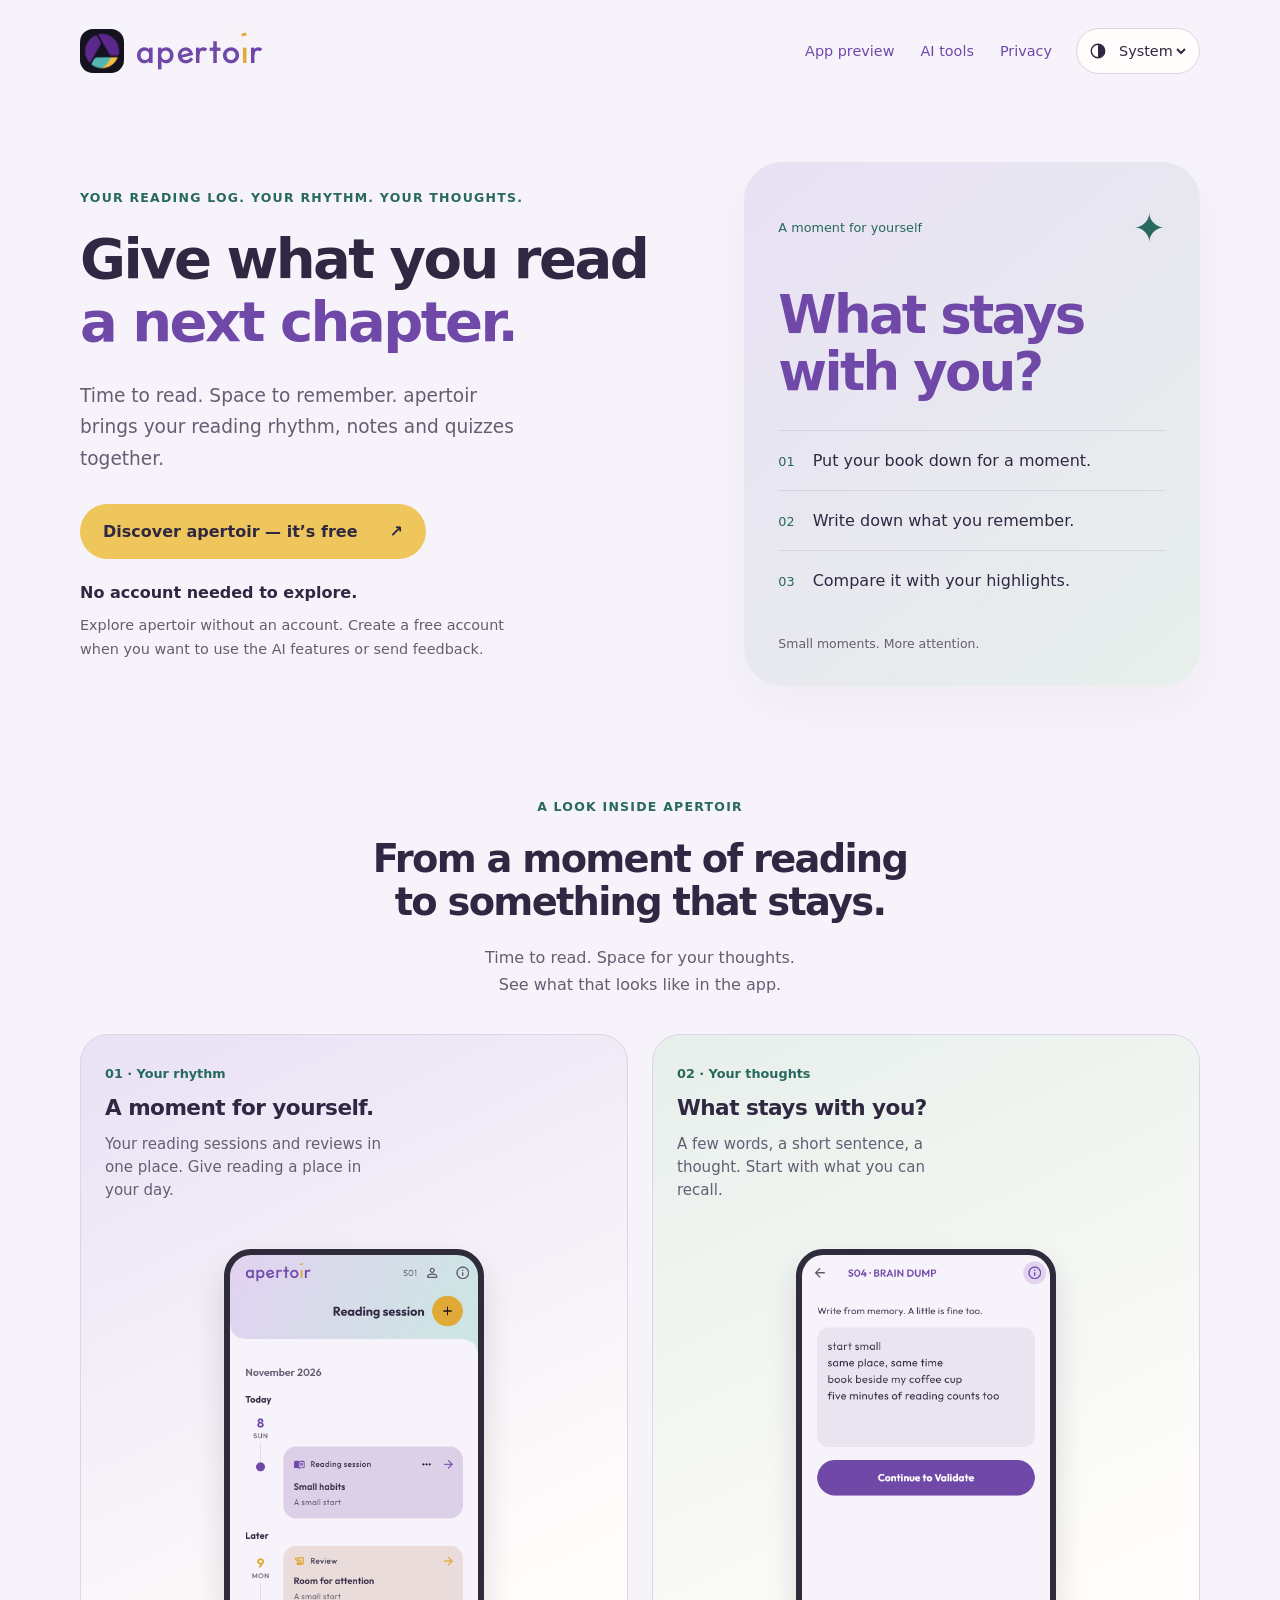
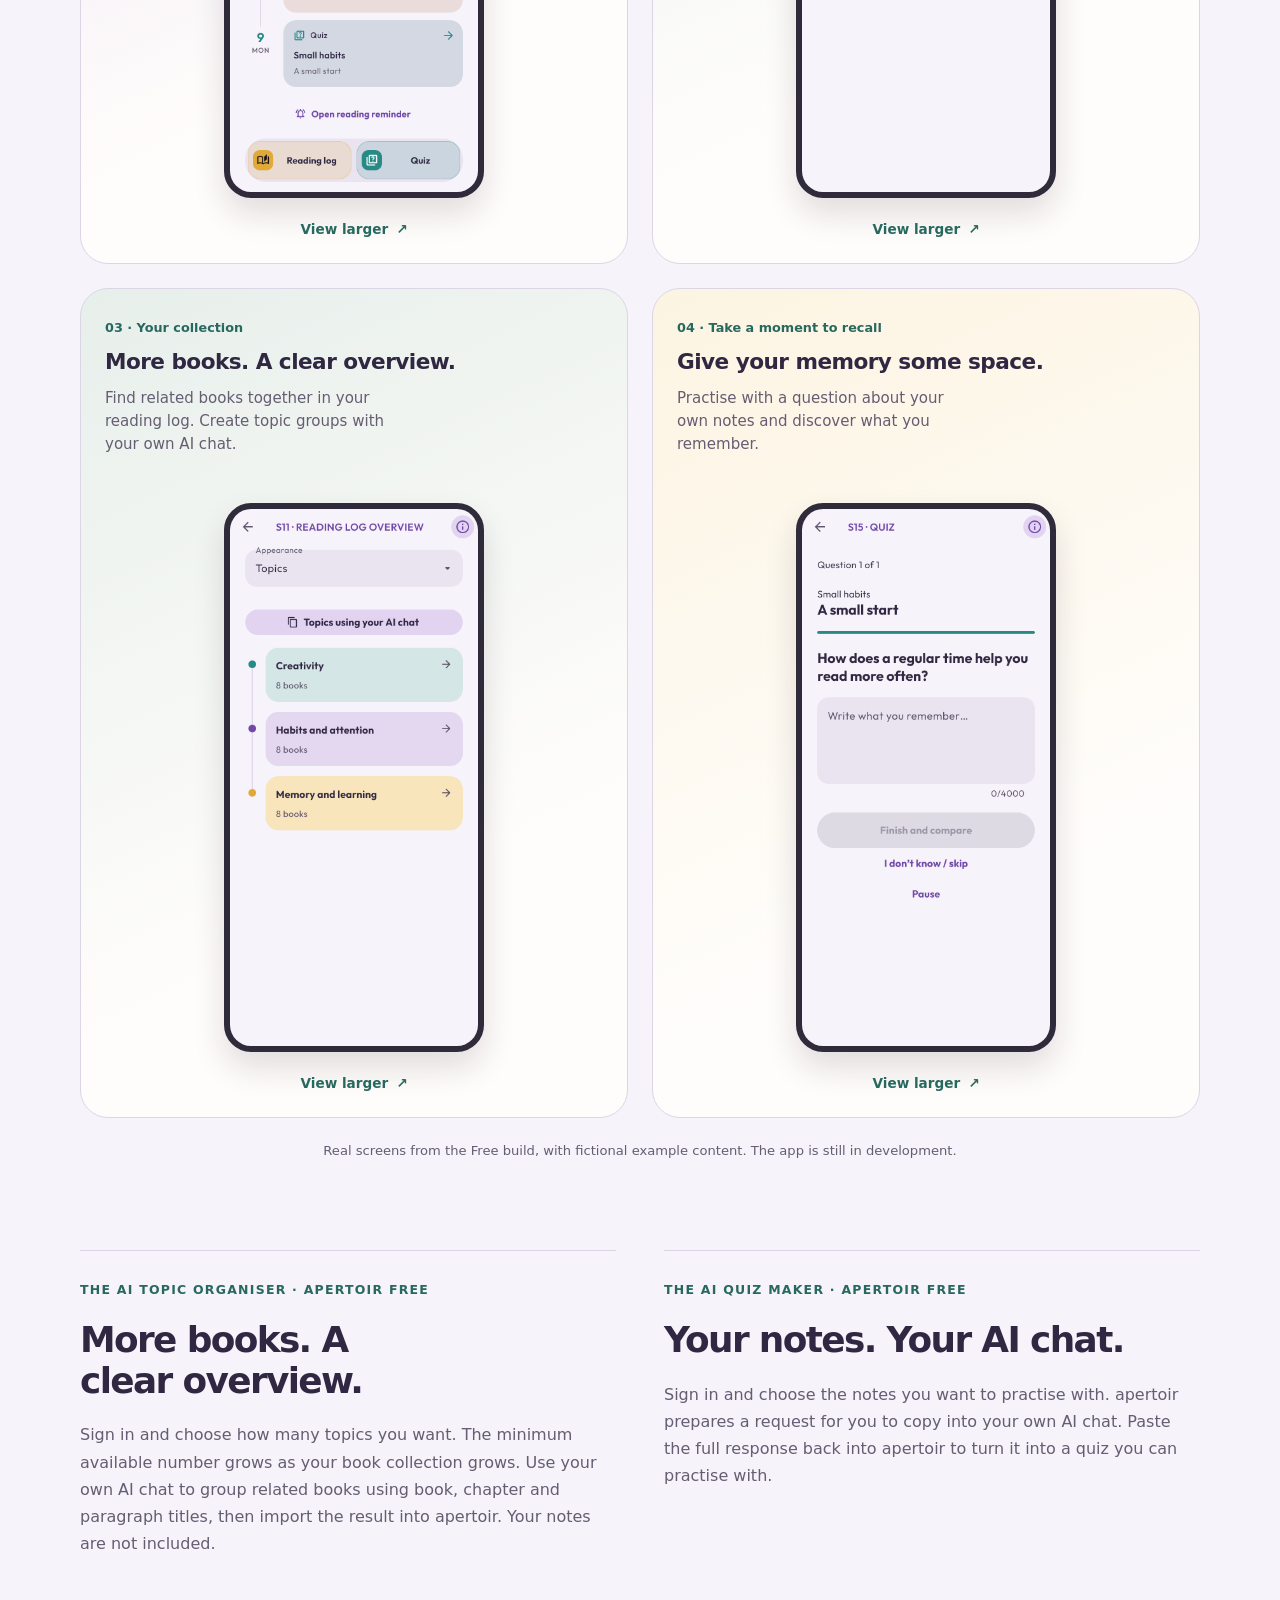
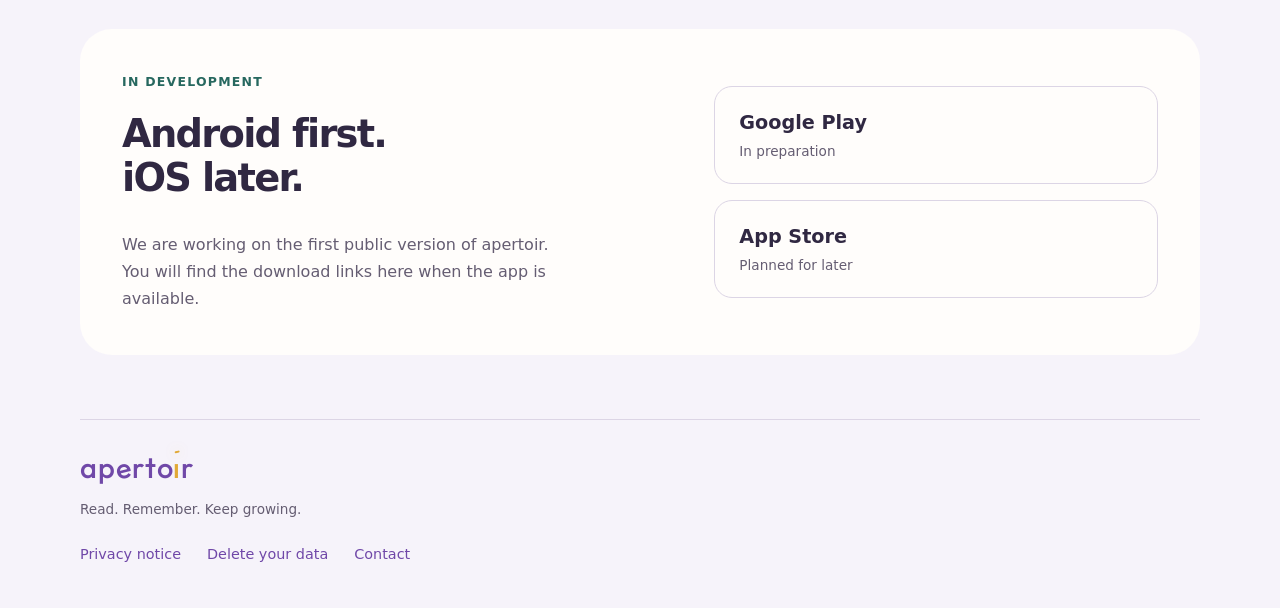
<file: index.html>
<!doctype html>
<html lang="en">
<head>
  <meta charset="utf-8">
  <meta name="viewport" content="width=device-width, initial-scale=1">
  <meta name="description" content="apertoir helps you build a reading rhythm, capture your thoughts and practise with quizzes. For your own book or e-reader.">
  <meta name="theme-color" content="#F6F3FA">
  <title>apertoir — Read. Remember. Keep growing.</title>
  <link rel="icon" href="assets/icon.png" type="image/png">
  <script src="assets/theme.js?v=20261107"></script>
  <link rel="preload" href="assets/fonts/Outfit-VariableFont_wght.ttf" as="font" type="font/ttf" crossorigin>
  <link rel="stylesheet" href="assets/style.css?v=20261109-topics-screen">
</head>
<body>
  <a class="skip" href="#inhoud">Skip to content</a>
  <header class="site-header wrap">
    <a class="brand" href="./" aria-label="apertoir home"><img src="assets/icon.png" width="44" height="44" alt=""><span class="wordmark" role="img" aria-label="apertoir"><span aria-hidden="true" class="wordmark-letters"><span>a</span><span>p</span><span class="wordmark-e">e</span><span class="wordmark-r">r</span><span>t</span><span>o</span><span class="wordmark-i">ı</span><span class="wordmark-last">r</span></span></span></a>
    <div class="header-actions"><nav aria-label="Main navigation"><a href="#in-beeld">App preview</a><a href="#ai-tools">AI tools</a><a href="privacy/">Privacy</a></nav><label class="theme-control" hidden><span class="sr-only">Appearance</span><svg width="18" height="18" viewBox="0 0 24 24" aria-hidden="true"><circle cx="12" cy="12" r="9" fill="none" stroke="currentColor" stroke-width="1.8"/><path d="M12 3a9 9 0 0 1 0 18Z" fill="currentColor"/></svg><select data-theme-select><option value="system">System</option><option value="light">Light</option><option value="dark">Dark</option></select></label></div>
  </header>
  <main id="inhoud">
    <section class="hero wrap" aria-labelledby="hero-title">
      <div class="hero-copy">
        <p class="eyebrow">Your reading log. Your rhythm. Your thoughts.</p>
        <h1 id="hero-title"><span>Give what you read</span> <em>a next chapter.</em></h1>
        <p class="lead">Time to read. Space to remember. apertoir brings your reading rhythm, notes and quizzes together.</p>
        <a class="primary" href="#beschikbaar"><span>Discover apertoir — it’s free</span><span aria-hidden="true">↗</span></a>
        <p class="guest-intro"><strong>No account needed to explore.</strong><span>Explore apertoir without an account. Create a free account when you want to use the AI features or send feedback.</span></p>
      </div>
      <aside class="reading-note" aria-label="Example of a reading reflection">
        <div class="note-top"><span>A moment for yourself</span><span class="sun" aria-hidden="true">✦</span></div>
        <p class="note-heading">What stays<br>with you?</p>
        <div class="note-line"><span aria-hidden="true">01</span><p>Put your book down for a moment.</p></div>
        <div class="note-line"><span aria-hidden="true">02</span><p>Write down what you remember.</p></div>
        <div class="note-line"><span aria-hidden="true">03</span><p>Compare it with your highlights.</p></div>
        <p class="note-footer">Small moments. More attention.</p>
      </aside>
    </section>
    <section class="showcase wrap" id="in-beeld" aria-labelledby="showcase-title">
      <div class="showcase-heading"><div><p class="eyebrow">A look inside apertoir</p><h2 id="showcase-title">From a moment of reading<br>to something that stays.</h2></div><p>Time to read. Space for your thoughts.<br>See what that looks like in the app.</p></div>
      <div class="screen-gallery">
        <figure class="screen-card screen-card-leesritme">
          <figcaption><span class="step">01 · Your rhythm</span><h3>A moment for yourself.</h3><p>Your reading sessions and reviews in one place. Give reading a place in your day.</p></figcaption>
          <a class="screen-link" href="assets/screens/leesritme-light.png?v=20261108-en" data-screen-title="A moment for yourself." aria-label="Enlarge screen: A moment for yourself.">
            <span class="phone-frame"><img class="screen-light" src="assets/screens/leesritme-light.png?v=20261108-en" width="780" height="1688" loading="lazy" decoding="async" alt="Reading schedule with a reading session and a planned quiz for Small habits, and a review for Room for attention."><img class="screen-dark" src="assets/screens/leesritme-dark.png?v=20261108-en" width="780" height="1688" loading="lazy" decoding="async" alt="Reading schedule with a reading session and a planned quiz for Small habits, and a review for Room for attention."></span>
            <span class="screen-enlarge">View larger <span aria-hidden="true">↗</span></span>
          </a>
        </figure>
        <figure class="screen-card screen-card-braindump">
          <figcaption><span class="step">02 · Your thoughts</span><h3>What stays with you?</h3><p>A few words, a short sentence, a thought. Start with what you can recall.</p></figcaption>
          <a class="screen-link" href="assets/screens/braindump-light.png?v=20261108-en" data-screen-title="What stays with you?" aria-label="Enlarge screen: What stays with you?">
            <span class="phone-frame"><img class="screen-light" src="assets/screens/braindump-light.png?v=20261108-en" width="780" height="1688" loading="lazy" decoding="async" alt="Brain dump with words and short notes about starting small and finding a regular time to read."><img class="screen-dark" src="assets/screens/braindump-dark.png?v=20261108-en" width="780" height="1688" loading="lazy" decoding="async" alt="Brain dump with words and short notes about starting small and finding a regular time to read."></span>
            <span class="screen-enlarge">View larger <span aria-hidden="true">↗</span></span>
          </a>
        </figure>
        <figure class="screen-card screen-card-topics">
          <figcaption><span class="step">03 &middot; Your collection</span><h3>More books. A clear overview.</h3><p>Find related books together in your reading log. Create topic groups with your own AI chat.</p></figcaption>
          <a class="screen-link" href="assets/screens/topics-light.png?v=20261109" data-screen-title="More books. A clear overview." aria-label="Enlarge screen: More books. A clear overview.">
            <span class="phone-frame"><img class="screen-light" src="assets/screens/topics-light.png?v=20261109" width="780" height="1688" loading="lazy" decoding="async" alt="Reading log in Topics view, with Creativity, Habits and attention, and Memory and learning groups, each containing eight example books."><img class="screen-dark" src="assets/screens/topics-dark.png?v=20261109" width="780" height="1688" loading="lazy" decoding="async" alt="Reading log in Topics view, with Creativity, Habits and attention, and Memory and learning groups, each containing eight example books."></span>
            <span class="screen-enlarge">View larger <span aria-hidden="true">↗</span></span>
          </a>
        </figure>
        <figure class="screen-card screen-card-quiz">
          <figcaption><span class="step">04 · Take a moment to recall</span><h3>Give your memory some space.</h3><p>Practise with a question about your own notes and discover what you remember.</p></figcaption>
          <a class="screen-link" href="assets/screens/quiz-light.png?v=20261108-en" data-screen-title="Give your memory some space." aria-label="Enlarge screen: Give your memory some space.">
            <span class="phone-frame"><img class="screen-light" src="assets/screens/quiz-light.png?v=20261108-en" width="780" height="1688" loading="lazy" decoding="async" alt="Quiz question: How does a regular time help you read more often? With space for your own answer."><img class="screen-dark" src="assets/screens/quiz-dark.png?v=20261108-en" width="780" height="1688" loading="lazy" decoding="async" alt="Quiz question: How does a regular time help you read more often? With space for your own answer."></span>
            <span class="screen-enlarge">View larger <span aria-hidden="true">↗</span></span>
          </a>
        </figure>
      </div>
      <p class="screens-note">Real screens from the Free build, with fictional example content. The app is still in development.</p>
    </section>
    <div class="ai-tools wrap" id="ai-tools">
      <section class="quiz-maker" id="ai-topic-organiser" aria-labelledby="topic-organiser-title">
        <div class="quiz-maker-intro">
          <p class="eyebrow">The AI topic organiser &middot; apertoir Free</p>
          <h2 id="topic-organiser-title">More books. A clear overview.</h2>
          <p>Sign in and choose how many topics you want. The minimum available number grows as your book collection grows. Use your own AI chat to group related books using book, chapter and paragraph titles, then import the result into apertoir. Your notes are not included.</p>
        </div>
      </section>
      <section class="quiz-maker" id="ai-quizmaker" aria-labelledby="quiz-maker-title">
        <div class="quiz-maker-intro" id="werkwijze">
          <p class="eyebrow">The AI quiz maker &middot; apertoir Free</p>
          <h2 id="quiz-maker-title">Your notes. Your AI chat.</h2>
          <p>Sign in and choose the notes you want to practise with. apertoir prepares a request for you to copy into your own AI chat. Paste the full response back into apertoir to turn it into a quiz you can practise with.</p>
        </div>
      </section>
    </div>
    <section class="availability wrap" id="beschikbaar" aria-labelledby="availability-title">
      <div><p class="eyebrow">In development</p><h2 id="availability-title">Android first.<br>iOS later.</h2><p>We are working on the first public version of apertoir. You will find the download links here when the app is available.</p></div>
      <div class="store-list" aria-label="Availability">
        <div class="store-status"><span>Google Play</span><strong>In preparation</strong></div>
        <div class="store-status"><span>App Store</span><strong>Planned for later</strong></div>
      </div>
    </section>
  </main>
  <footer class="site-footer wrap"><p class="brand-text"><span class="wordmark" role="img" aria-label="apertoir"><span aria-hidden="true" class="wordmark-letters"><span>a</span><span>p</span><span class="wordmark-e">e</span><span class="wordmark-r">r</span><span>t</span><span>o</span><span class="wordmark-i">ı</span><span class="wordmark-last">r</span></span></span></p><p>Read. Remember. Keep growing.</p><nav aria-label="Footer"><a href="privacy/">Privacy notice</a><a href="privacy/#delete-account">Delete your data</a><a href="mailto:mad7signal@gmail.com">Contact</a></nav></footer>
  <dialog class="screen-viewer" aria-labelledby="screen-viewer-title">
    <div class="viewer-heading"><h2 id="screen-viewer-title">App screen</h2><button type="button" class="viewer-close" aria-label="Close enlarged image">Close <span aria-hidden="true">×</span></button></div>
    <img class="viewer-image" width="780" height="1688" alt="">
  </dialog>
  <script src="assets/screens.js?v=20261108" defer></script>
</body>
</html>
</file>
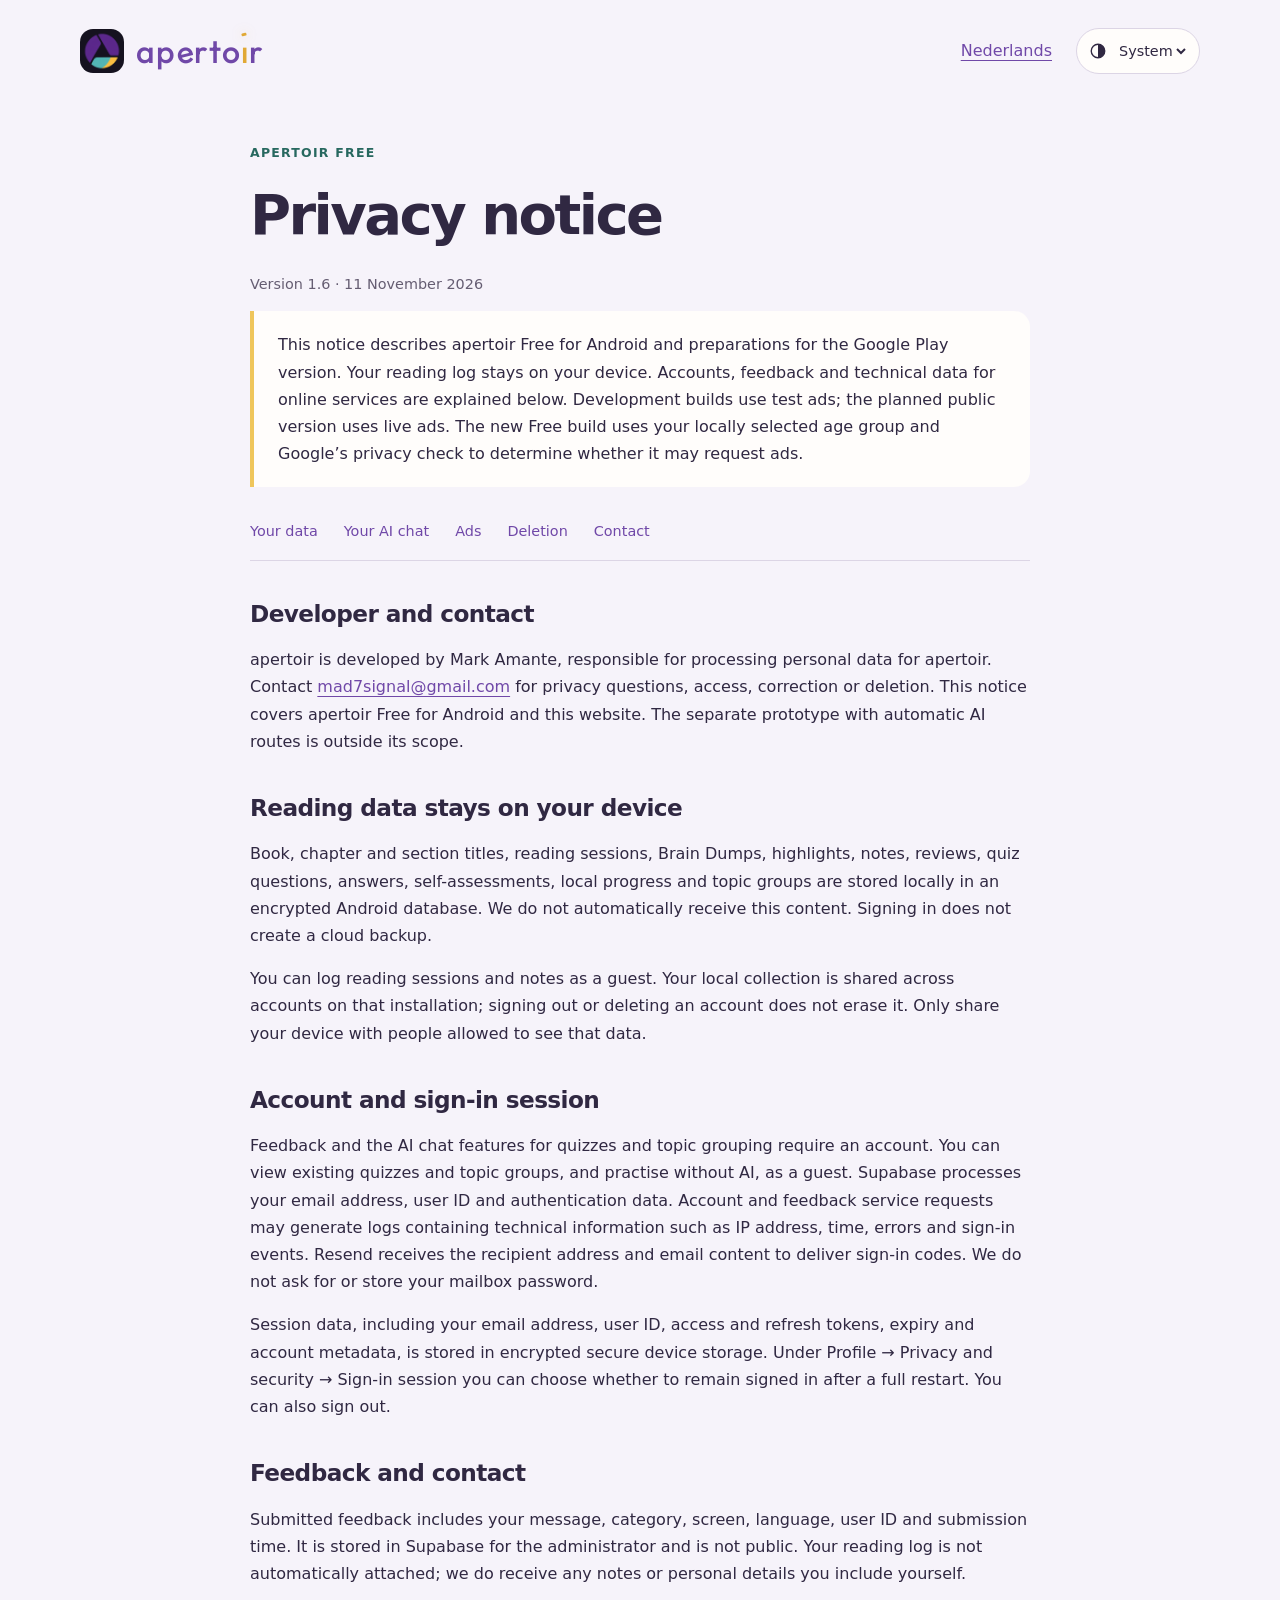
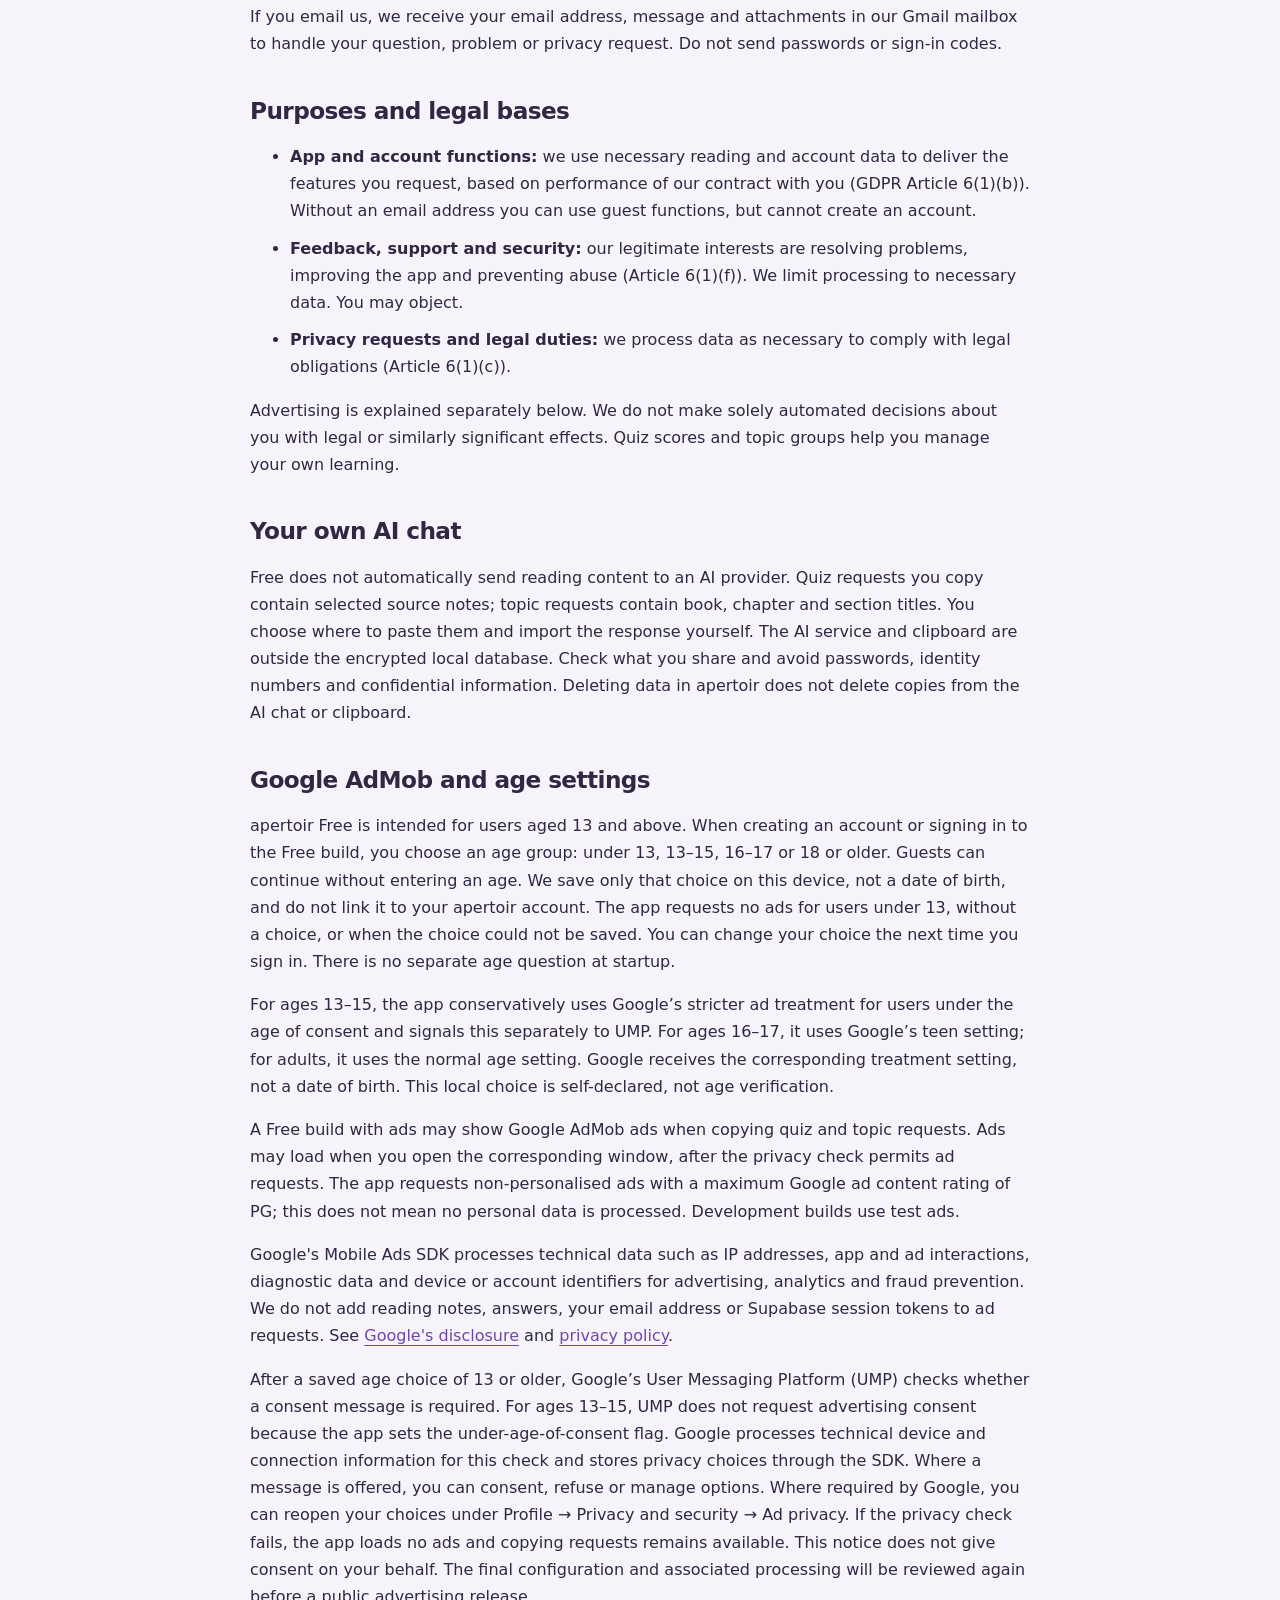
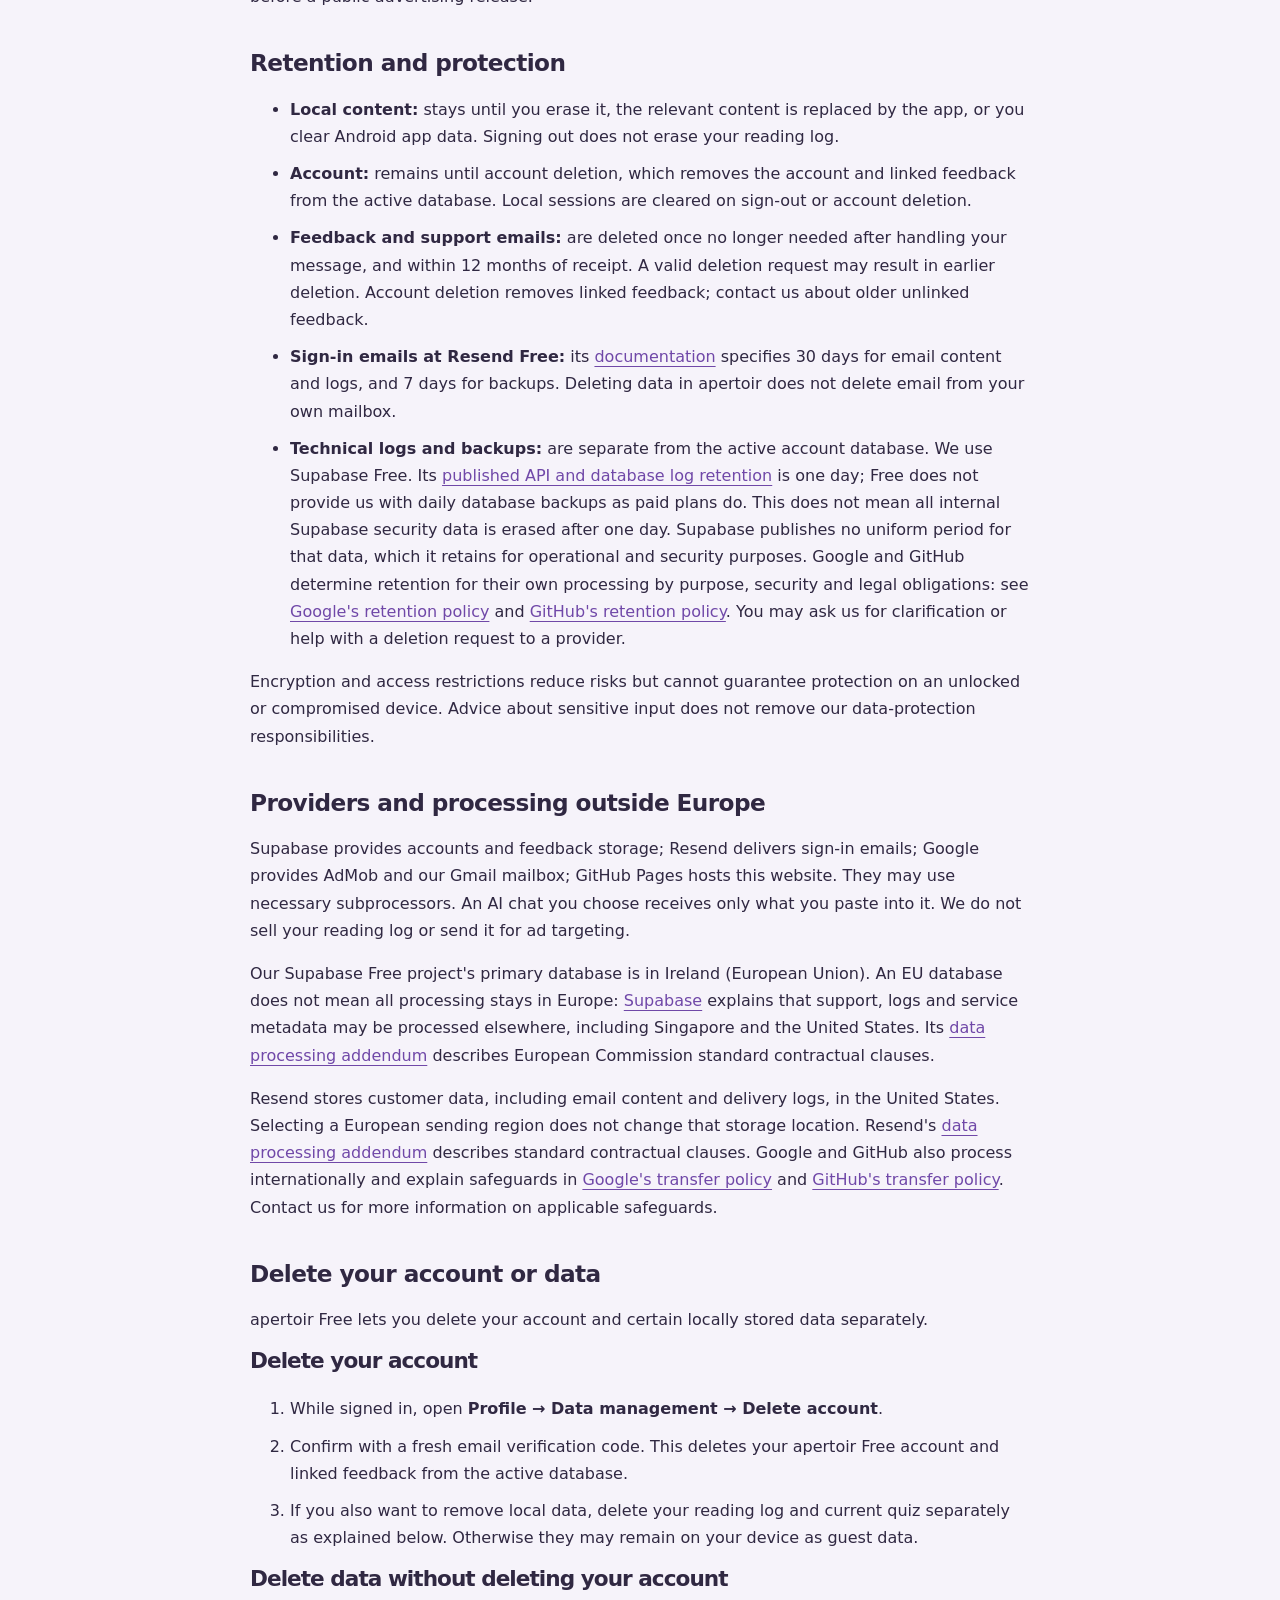
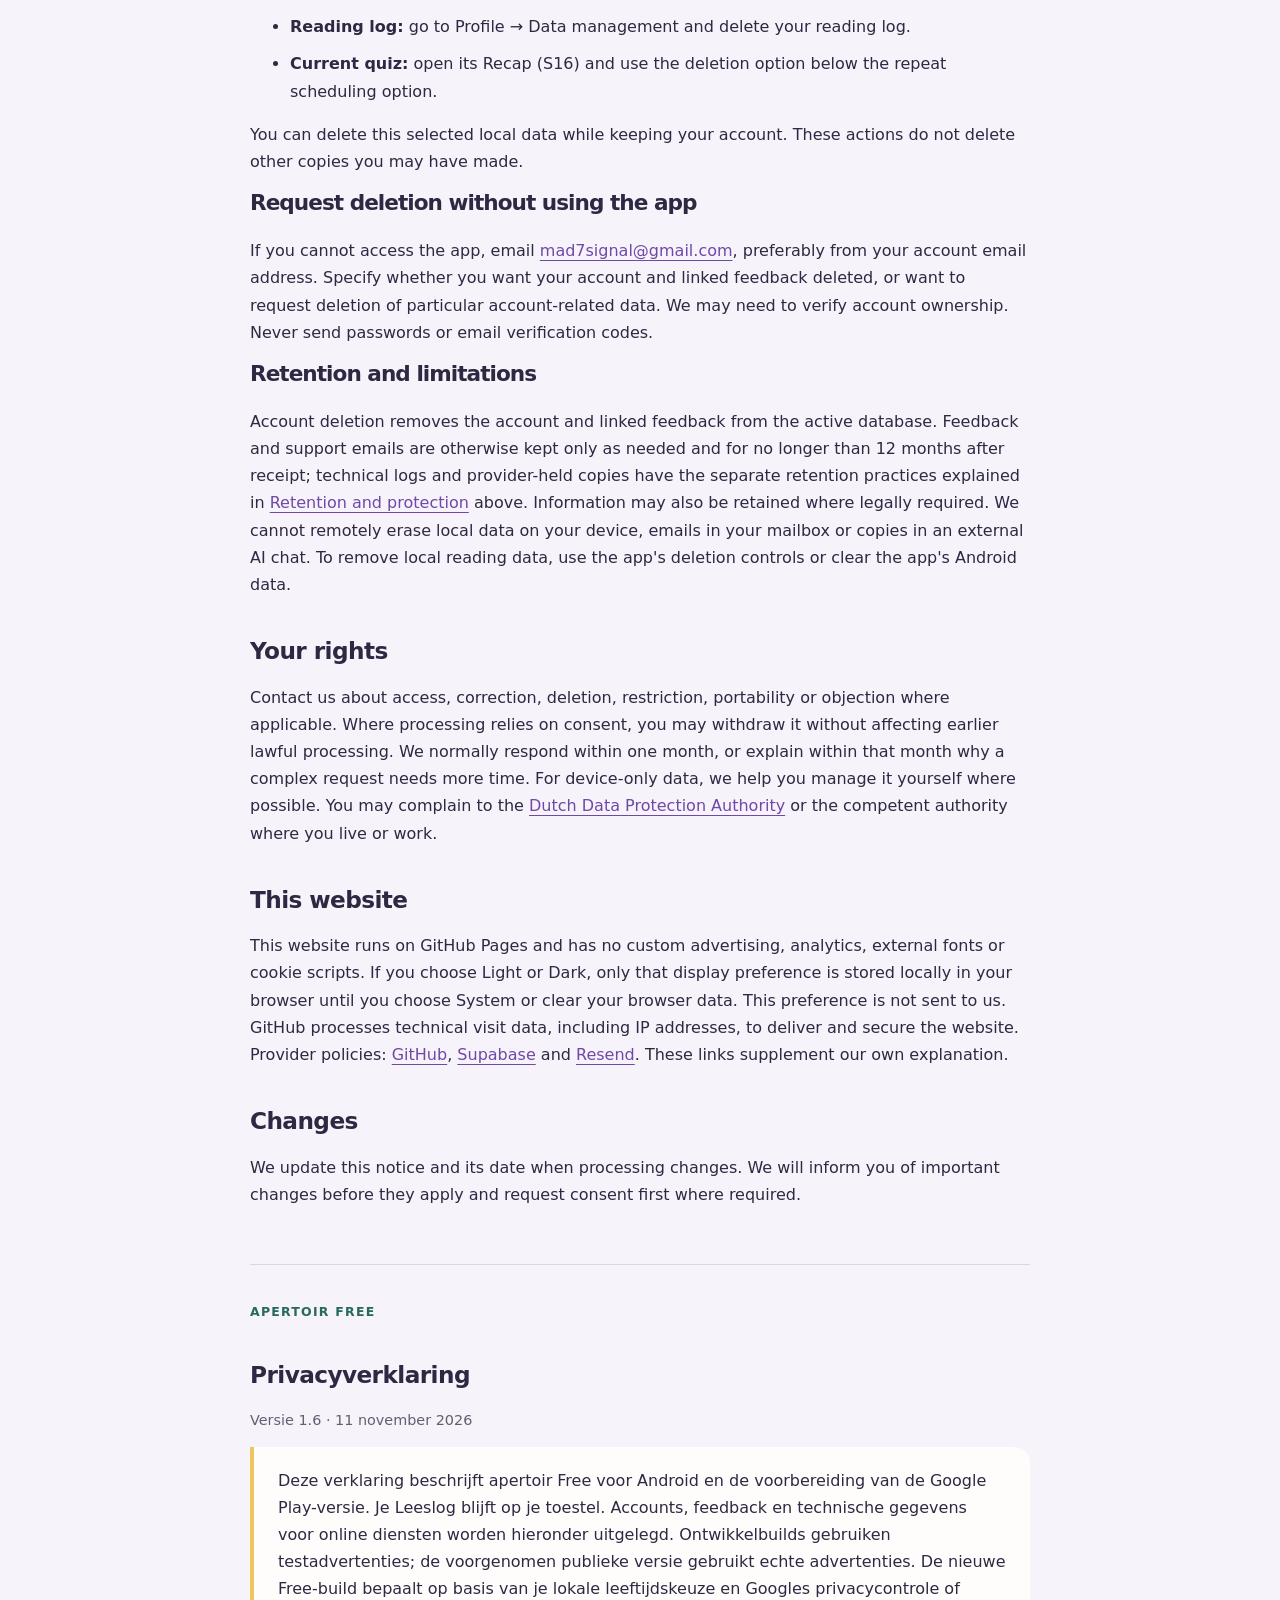
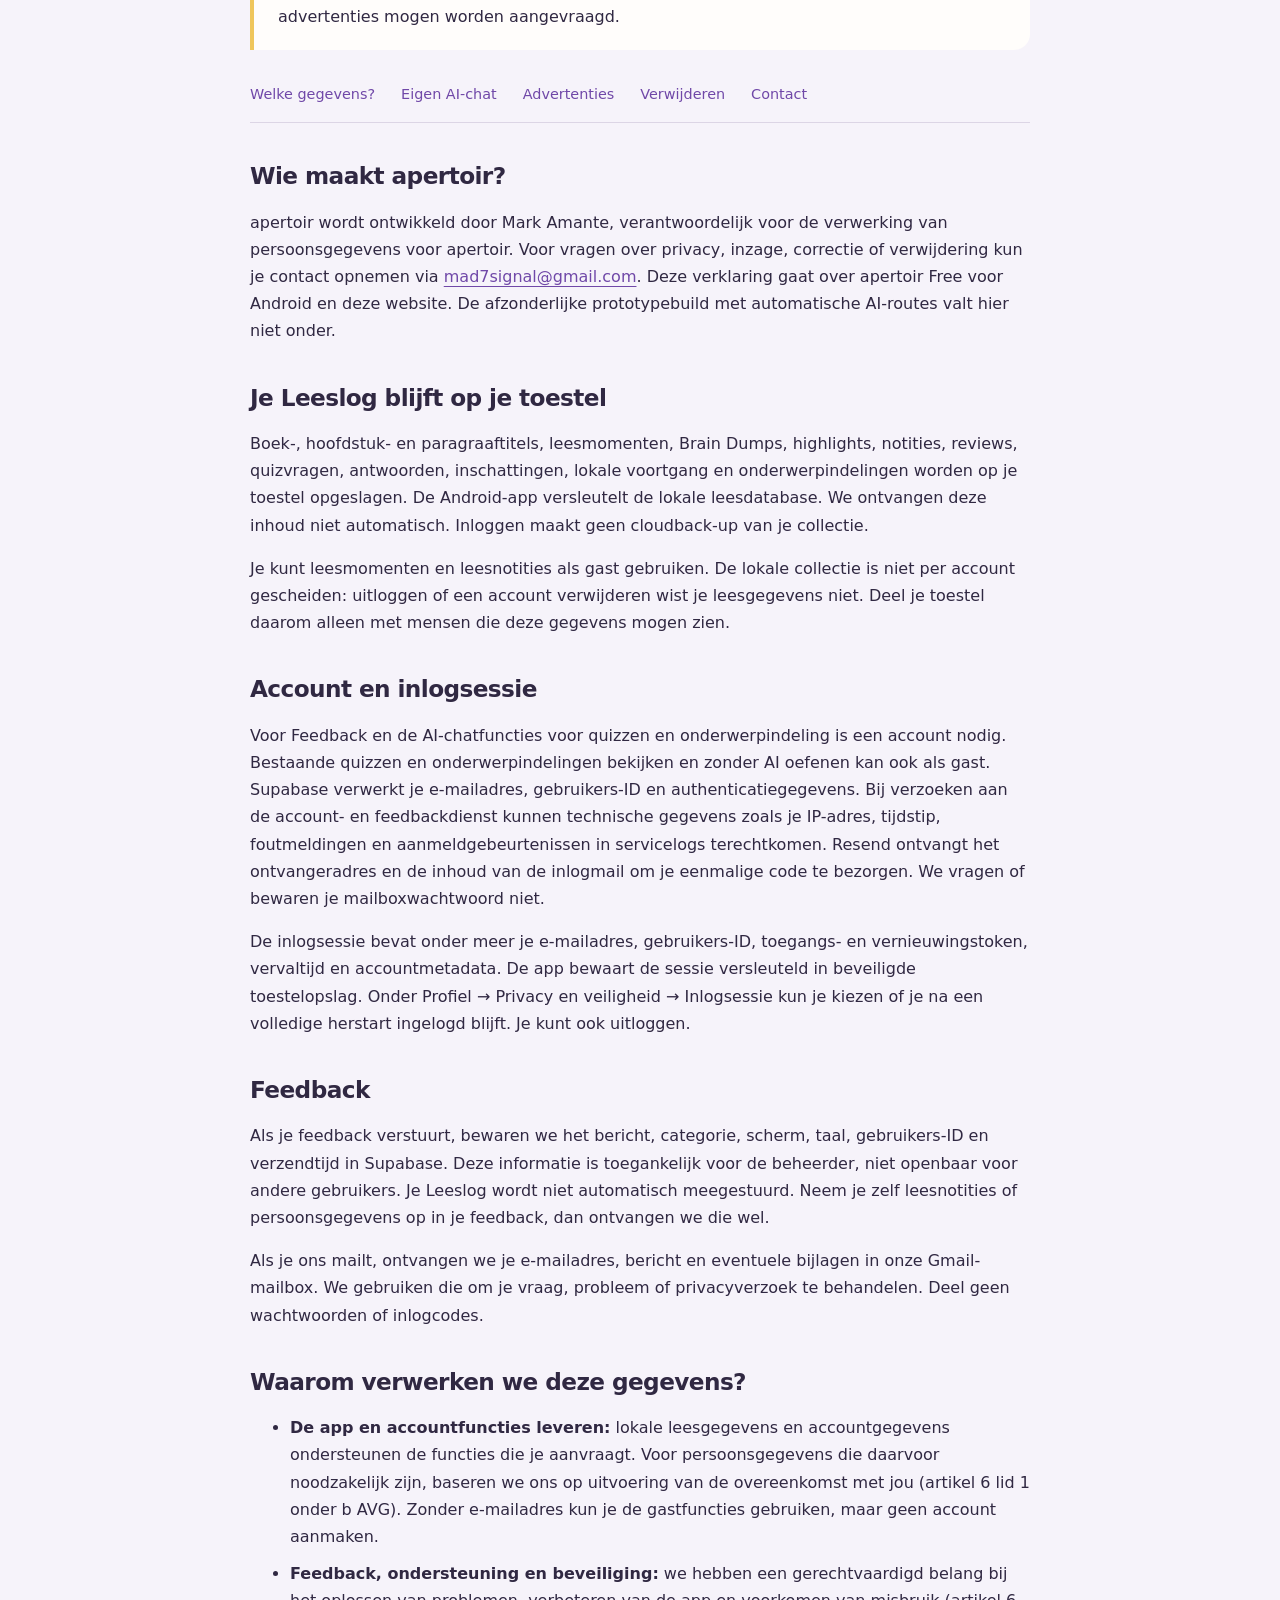
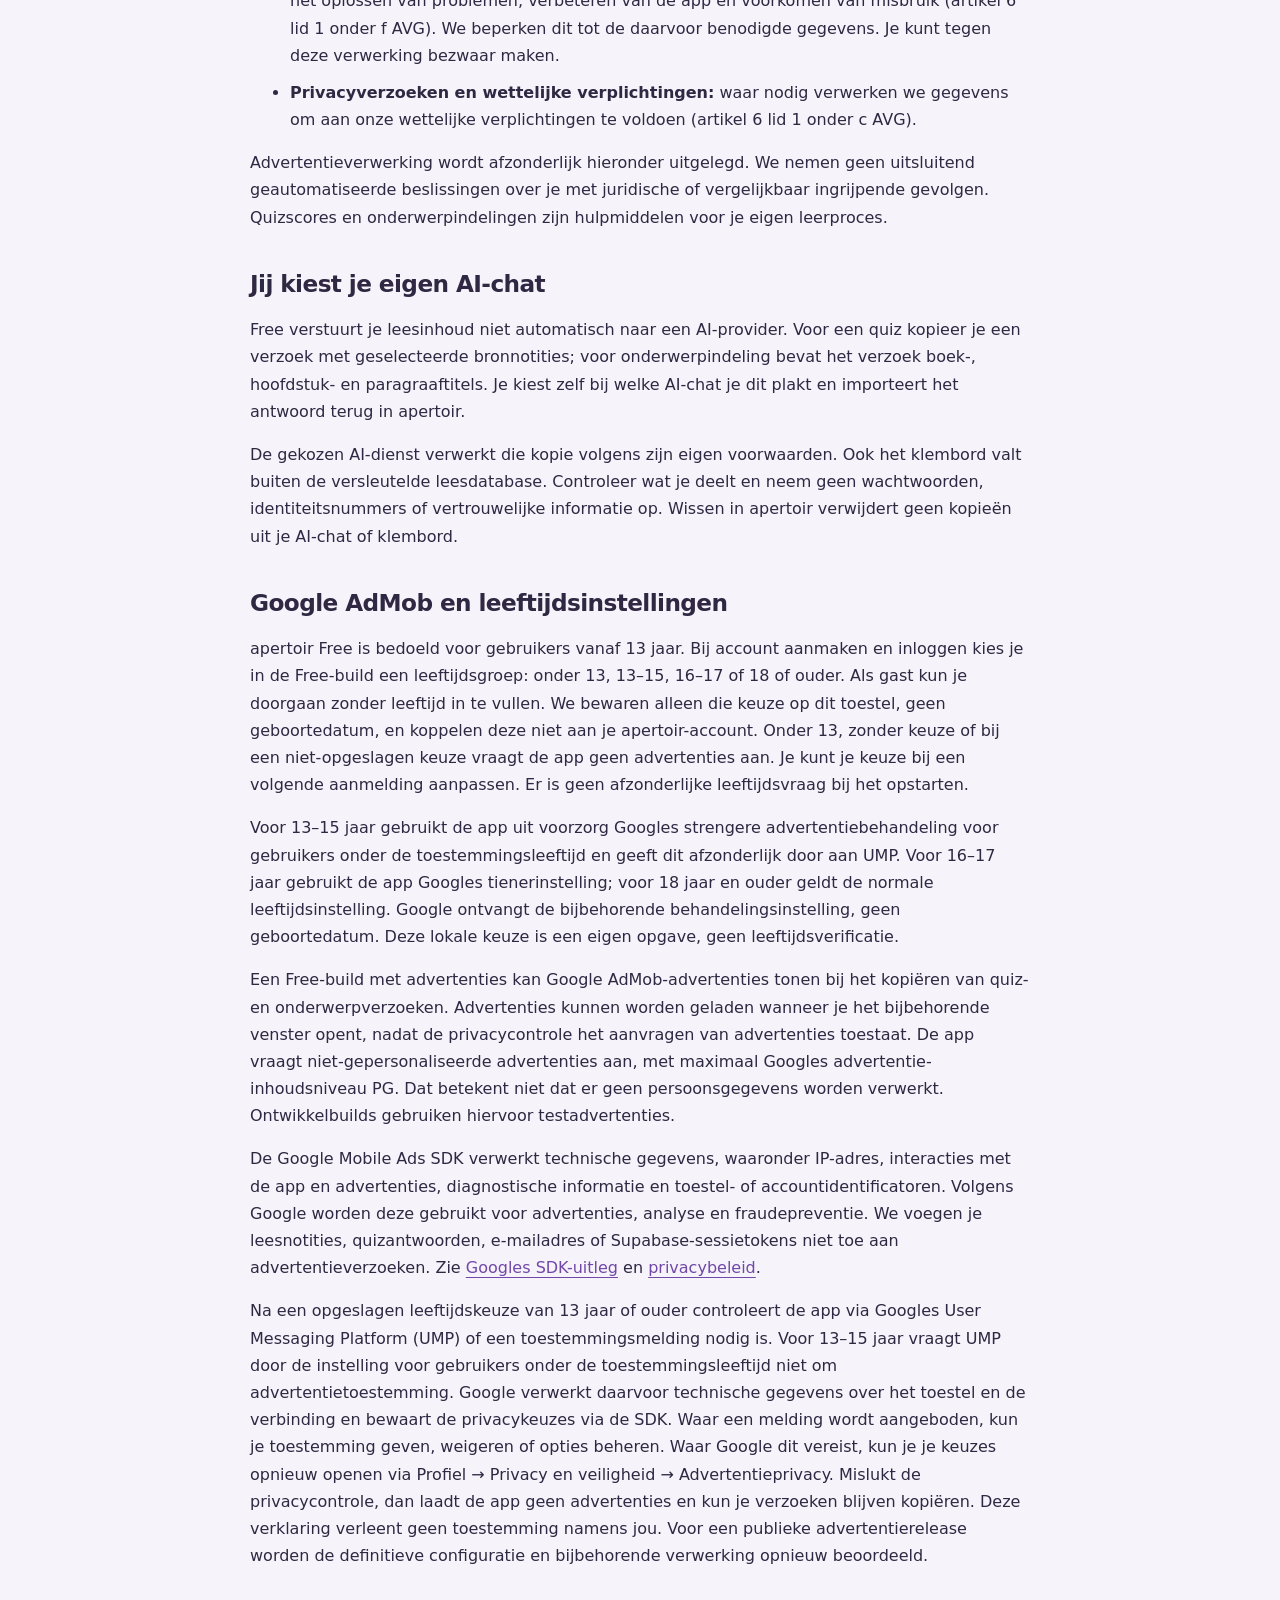
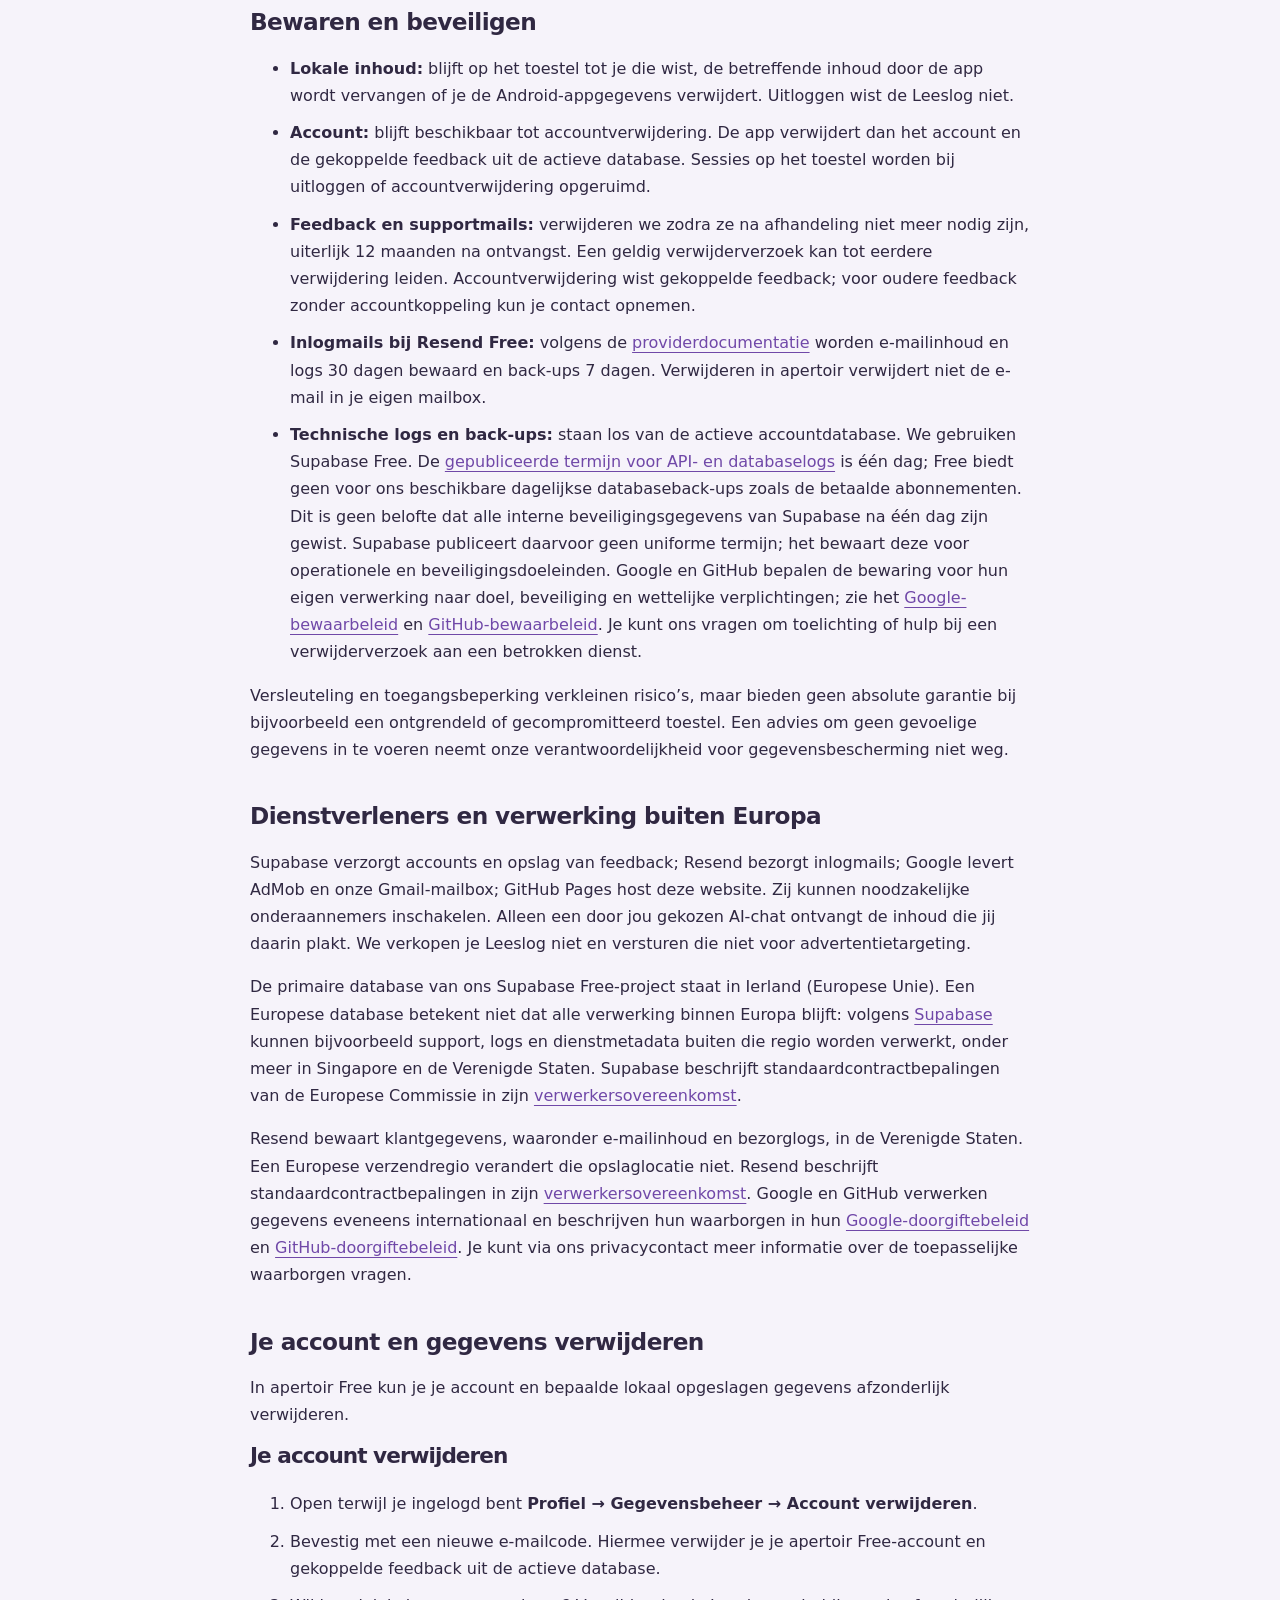
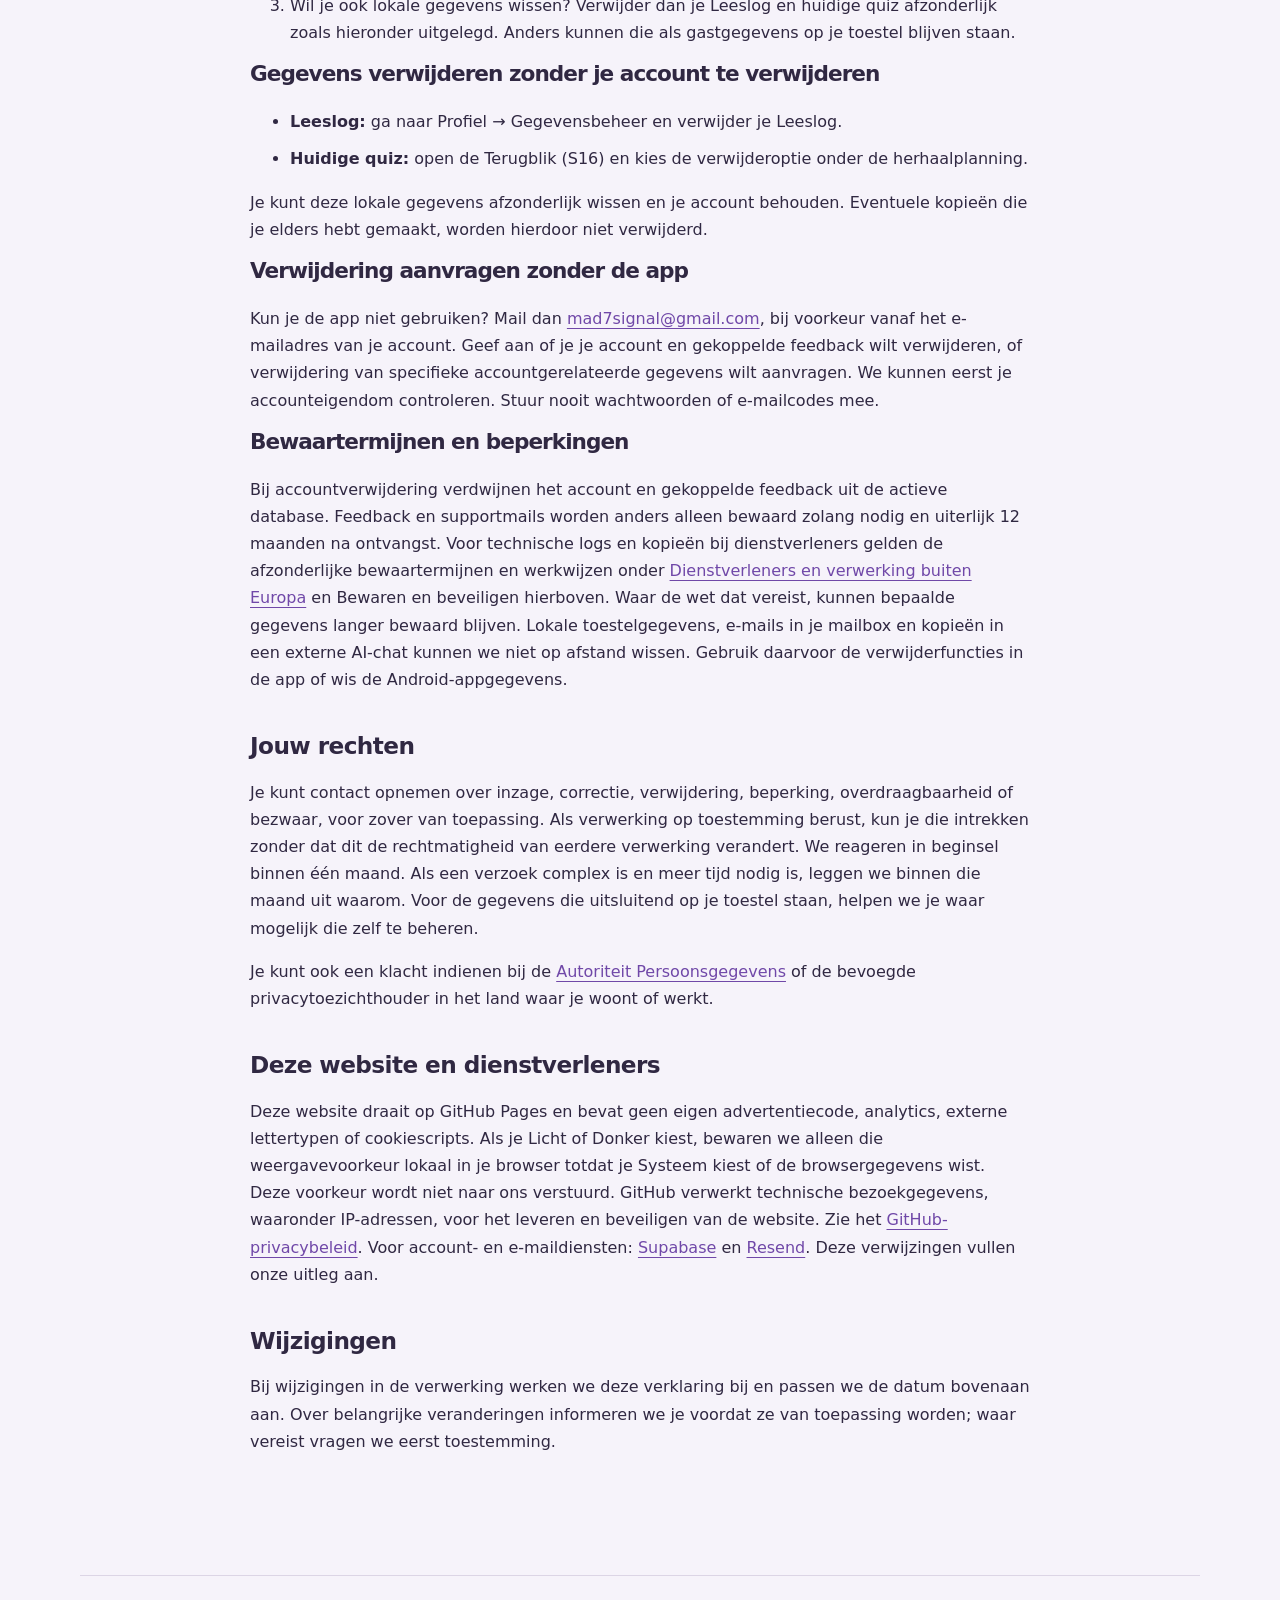
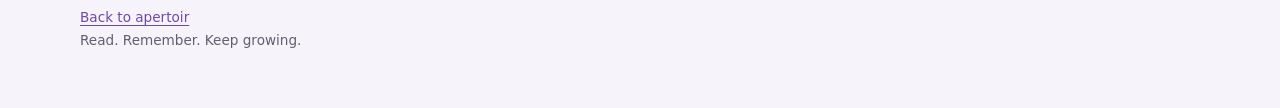
<file: privacy/index.html>
<!doctype html>
<html lang="en">
<head>
  <meta charset="utf-8">
  <meta name="viewport" content="width=device-width, initial-scale=1">
  <meta name="description" content="Privacy information for apertoir Free: reading data, accounts, feedback, AI chats and deletion.">
  <meta name="theme-color" content="#F6F3FA">
  <title>Privacy notice — apertoir Free</title>
  <link rel="icon" href="../assets/icon.png" type="image/png">
  <script src="../assets/theme.js?v=20261107"></script>
  <link rel="preload" href="../assets/fonts/Outfit-VariableFont_wght.ttf" as="font" type="font/ttf" crossorigin>
  <link rel="stylesheet" href="../assets/style.css?v=20261108-english">
</head>
<body>
  <a class="skip" href="#inhoud">Skip to content</a>
  <header class="site-header wrap"><a class="brand" href="../" aria-label="apertoir home"><img src="../assets/icon.png" width="44" height="44" alt=""><span class="wordmark" role="img" aria-label="apertoir"><span aria-hidden="true" class="wordmark-letters"><span>a</span><span>p</span><span class="wordmark-e">e</span><span class="wordmark-r">r</span><span>t</span><span>o</span><span class="wordmark-i">ı</span><span class="wordmark-last">r</span></span></span></a><div class="header-actions"><a href="#nederlands" lang="nl">Nederlands</a><label class="theme-control" hidden><span class="sr-only">Appearance</span><svg width="18" height="18" viewBox="0 0 24 24" aria-hidden="true"><circle cx="12" cy="12" r="9" fill="none" stroke="currentColor" stroke-width="1.8"/><path d="M12 3a9 9 0 0 1 0 18Z" fill="currentColor"/></svg><select data-theme-select><option value="system">System</option><option value="light">Light</option><option value="dark">Dark</option></select></label></div></header>
  <main class="legal wrap" id="inhoud">
    <section id="english" lang="en" aria-labelledby="english-title">
      <p class="eyebrow">apertoir Free</p><h1 id="english-title">Privacy notice</h1>
      <p class="meta">Version 1.6 · 11 November 2026</p>
      <p class="notice">This notice describes apertoir Free for Android and preparations for the Google Play version. Your reading log stays on your device. Accounts, feedback and technical data for online services are explained below. Development builds use test ads; the planned public version uses live ads. The new Free build uses your locally selected age group and Google’s privacy check to determine whether it may request ads.</p>
      <nav aria-label="On this page"><a href="#data-en">Your data</a><a href="#ai-en">Your AI chat</a><a href="#ads-en">Ads</a><a href="#delete-account">Deletion</a><a href="#contact-en">Contact</a></nav>
      <h2 id="contact-en">Developer and contact</h2><p>apertoir is developed by Mark Amante, responsible for processing personal data for apertoir. Contact <a href="mailto:mad7signal@gmail.com">mad7signal@gmail.com</a> for privacy questions, access, correction or deletion. This notice covers apertoir Free for Android and this website. The separate prototype with automatic AI routes is outside its scope.</p>
      <h2 id="data-en">Reading data stays on your device</h2><p>Book, chapter and section titles, reading sessions, Brain Dumps, highlights, notes, reviews, quiz questions, answers, self-assessments, local progress and topic groups are stored locally in an encrypted Android database. We do not automatically receive this content. Signing in does not create a cloud backup.</p><p>You can log reading sessions and notes as a guest. Your local collection is shared across accounts on that installation; signing out or deleting an account does not erase it. Only share your device with people allowed to see that data.</p>
      <h2>Account and sign-in session</h2><p>Feedback and the AI chat features for quizzes and topic grouping require an account. You can view existing quizzes and topic groups, and practise without AI, as a guest. Supabase processes your email address, user ID and authentication data. Account and feedback service requests may generate logs containing technical information such as IP address, time, errors and sign-in events. Resend receives the recipient address and email content to deliver sign-in codes. We do not ask for or store your mailbox password.</p><p>Session data, including your email address, user ID, access and refresh tokens, expiry and account metadata, is stored in encrypted secure device storage. Under Profile → Privacy and security → Sign-in session you can choose whether to remain signed in after a full restart. You can also sign out.</p>
      <h2>Feedback and contact</h2><p>Submitted feedback includes your message, category, screen, language, user ID and submission time. It is stored in Supabase for the administrator and is not public. Your reading log is not automatically attached; we do receive any notes or personal details you include yourself.</p><p>If you email us, we receive your email address, message and attachments in our Gmail mailbox to handle your question, problem or privacy request. Do not send passwords or sign-in codes.</p>
      <h2>Purposes and legal bases</h2>
      <ul>
        <li><strong>App and account functions:</strong> we use necessary reading and account data to deliver the features you request, based on performance of our contract with you (GDPR Article 6(1)(b)). Without an email address you can use guest functions, but cannot create an account.</li>
        <li><strong>Feedback, support and security:</strong> our legitimate interests are resolving problems, improving the app and preventing abuse (Article 6(1)(f)). We limit processing to necessary data. You may object.</li>
        <li><strong>Privacy requests and legal duties:</strong> we process data as necessary to comply with legal obligations (Article 6(1)(c)).</li>
      </ul>
      <p>Advertising is explained separately below. We do not make solely automated decisions about you with legal or similarly significant effects. Quiz scores and topic groups help you manage your own learning.</p>
      <h2 id="ai-en">Your own AI chat</h2><p>Free does not automatically send reading content to an AI provider. Quiz requests you copy contain selected source notes; topic requests contain book, chapter and section titles. You choose where to paste them and import the response yourself. The AI service and clipboard are outside the encrypted local database. Check what you share and avoid passwords, identity numbers and confidential information. Deleting data in apertoir does not delete copies from the AI chat or clipboard.</p>
      <h2 id="ads-en">Google AdMob and age settings</h2><p>apertoir Free is intended for users aged 13 and above. When creating an account or signing in to the Free build, you choose an age group: under 13, 13–15, 16–17 or 18 or older. Guests can continue without entering an age. We save only that choice on this device, not a date of birth, and do not link it to your apertoir account. The app requests no ads for users under 13, without a choice, or when the choice could not be saved. You can change your choice the next time you sign in. There is no separate age question at startup.</p><p>For ages 13–15, the app conservatively uses Google’s stricter ad treatment for users under the age of consent and signals this separately to UMP. For ages 16–17, it uses Google’s teen setting; for adults, it uses the normal age setting. Google receives the corresponding treatment setting, not a date of birth. This local choice is self-declared, not age verification.</p><p>A Free build with ads may show Google AdMob ads when copying quiz and topic requests. Ads may load when you open the corresponding window, after the privacy check permits ad requests. The app requests non-personalised ads with a maximum Google ad content rating of PG; this does not mean no personal data is processed. Development builds use test ads.</p><p>Google's Mobile Ads SDK processes technical data such as IP addresses, app and ad interactions, diagnostic data and device or account identifiers for advertising, analytics and fraud prevention. We do not add reading notes, answers, your email address or Supabase session tokens to ad requests. See <a href="https://developers.google.com/admob/android/privacy/play-data-disclosure">Google's disclosure</a> and <a href="https://policies.google.com/privacy">privacy policy</a>.</p><p>After a saved age choice of 13 or older, Google’s User Messaging Platform (UMP) checks whether a consent message is required. For ages 13–15, UMP does not request advertising consent because the app sets the under-age-of-consent flag. Google processes technical device and connection information for this check and stores privacy choices through the SDK. Where a message is offered, you can consent, refuse or manage options. Where required by Google, you can reopen your choices under Profile → Privacy and security → Ad privacy. If the privacy check fails, the app loads no ads and copying requests remains available. This notice does not give consent on your behalf. The final configuration and associated processing will be reviewed again before a public advertising release.</p>
      <h2>Retention and protection</h2>
      <ul>
        <li><strong>Local content:</strong> stays until you erase it, the relevant content is replaced by the app, or you clear Android app data. Signing out does not erase your reading log.</li>
        <li><strong>Account:</strong> remains until account deletion, which removes the account and linked feedback from the active database. Local sessions are cleared on sign-out or account deletion.</li>
        <li><strong>Feedback and support emails:</strong> are deleted once no longer needed after handling your message, and within 12 months of receipt. A valid deletion request may result in earlier deletion. Account deletion removes linked feedback; contact us about older unlinked feedback.</li>
        <li><strong>Sign-in emails at Resend Free:</strong> its <a href="https://resend.com/security/gdpr/">documentation</a> specifies 30 days for email content and logs, and 7 days for backups. Deleting data in apertoir does not delete email from your own mailbox.</li>
        <li><strong>Technical logs and backups:</strong> are separate from the active account database. We use Supabase Free. Its <a href="https://supabase.com/pricing">published API and database log retention</a> is one day; Free does not provide us with daily database backups as paid plans do. This does not mean all internal Supabase security data is erased after one day. Supabase publishes no uniform period for that data, which it retains for operational and security purposes. Google and GitHub determine retention for their own processing by purpose, security and legal obligations: see <a href="https://policies.google.com/technologies/retention">Google's retention policy</a> and <a href="https://docs.github.com/en/site-policy/privacy-policies/github-general-privacy-statement#security-and-retention">GitHub's retention policy</a>. You may ask us for clarification or help with a deletion request to a provider.</li>
      </ul>
      <p>Encryption and access restrictions reduce risks but cannot guarantee protection on an unlocked or compromised device. Advice about sensitive input does not remove our data-protection responsibilities.</p>
      <h2>Providers and processing outside Europe</h2><p>Supabase provides accounts and feedback storage; Resend delivers sign-in emails; Google provides AdMob and our Gmail mailbox; GitHub Pages hosts this website. They may use necessary subprocessors. An AI chat you choose receives only what you paste into it. We do not sell your reading log or send it for ad targeting.</p><p>Our Supabase Free project's primary database is in Ireland (European Union). An EU database does not mean all processing stays in Europe: <a href="https://supabase.com/legal/privacy-resources/data-residency-and-transfers-faq">Supabase</a> explains that support, logs and service metadata may be processed elsewhere, including Singapore and the United States. Its <a href="https://supabase.com/legal/customer-resources/data-processing-addendum">data processing addendum</a> describes European Commission standard contractual clauses.</p><p>Resend stores customer data, including email content and delivery logs, in the United States. Selecting a European sending region does not change that storage location. Resend's <a href="https://resend.com/legal/dpa">data processing addendum</a> describes standard contractual clauses. Google and GitHub also process internationally and explain safeguards in <a href="https://policies.google.com/privacy/frameworks">Google's transfer policy</a> and <a href="https://docs.github.com/en/site-policy/privacy-policies/github-general-privacy-statement#international-data-transfers">GitHub's transfer policy</a>. Contact us for more information on applicable safeguards.</p>
      <h2 id="delete-account">Delete your account or data</h2>
      <p>apertoir Free lets you delete your account and certain locally stored data separately.</p>
      <h3>Delete your account</h3>
      <ol><li>While signed in, open <strong>Profile → Data management → Delete account</strong>.</li><li>Confirm with a fresh email verification code. This deletes your apertoir Free account and linked feedback from the active database.</li><li>If you also want to remove local data, delete your reading log and current quiz separately as explained below. Otherwise they may remain on your device as guest data.</li></ol>
      <h3>Delete data without deleting your account</h3>
      <ul>
        <li><strong>Reading log:</strong> go to Profile → Data management and delete your reading log.</li>
        <li><strong>Current quiz:</strong> open its Recap (S16) and use the deletion option below the repeat scheduling option.</li>
      </ul>
      <p>You can delete this selected local data while keeping your account. These actions do not delete other copies you may have made.</p>
      <h3>Request deletion without using the app</h3>
      <p>If you cannot access the app, email <a href="mailto:mad7signal@gmail.com?subject=Apertoir%20Free%20-%20Data%20Deletion%20Request">mad7signal@gmail.com</a>, preferably from your account email address. Specify whether you want your account and linked feedback deleted, or want to request deletion of particular account-related data. We may need to verify account ownership. Never send passwords or email verification codes.</p>
      <h3>Retention and limitations</h3>
      <p>Account deletion removes the account and linked feedback from the active database. Feedback and support emails are otherwise kept only as needed and for no longer than 12 months after receipt; technical logs and provider-held copies have the separate retention practices explained in <a href="#delete-account">Retention and protection</a> above. Information may also be retained where legally required. We cannot remotely erase local data on your device, emails in your mailbox or copies in an external AI chat. To remove local reading data, use the app's deletion controls or clear the app's Android data.</p>
      <h2>Your rights</h2><p>Contact us about access, correction, deletion, restriction, portability or objection where applicable. Where processing relies on consent, you may withdraw it without affecting earlier lawful processing. We normally respond within one month, or explain within that month why a complex request needs more time. For device-only data, we help you manage it yourself where possible. You may complain to the <a href="https://autoriteitpersoonsgegevens.nl/en">Dutch Data Protection Authority</a> or the competent authority where you live or work.</p>
      <h2>This website</h2><p>This website runs on GitHub Pages and has no custom advertising, analytics, external fonts or cookie scripts. If you choose Light or Dark, only that display preference is stored locally in your browser until you choose System or clear your browser data. This preference is not sent to us. GitHub processes technical visit data, including IP addresses, to deliver and secure the website. Provider policies: <a href="https://docs.github.com/en/site-policy/privacy-policies/github-general-privacy-statement">GitHub</a>, <a href="https://supabase.com/privacy">Supabase</a> and <a href="https://resend.com/legal/privacy-policy">Resend</a>. These links supplement our own explanation.</p>
      <h2>Changes</h2><p>We update this notice and its date when processing changes. We will inform you of important changes before they apply and request consent first where required.</p>
    </section>
    <section class="language-section" id="nederlands" lang="nl" aria-labelledby="nederlands-title">
    <p class="eyebrow">apertoir Free</p><h2 id="nederlands-title">Privacyverklaring</h2>
    <p class="meta">Versie 1.6 · 11 november 2026</p>
    <p class="notice">Deze verklaring beschrijft apertoir Free voor Android en de voorbereiding van de Google Play-versie. Je Leeslog blijft op je toestel. Accounts, feedback en technische gegevens voor online diensten worden hieronder uitgelegd. Ontwikkelbuilds gebruiken testadvertenties; de voorgenomen publieke versie gebruikt echte advertenties. De nieuwe Free-build bepaalt op basis van je lokale leeftijdskeuze en Googles privacycontrole of advertenties mogen worden aangevraagd.</p>
    <nav aria-label="Op deze pagina"><a href="#gegevens">Welke gegevens?</a><a href="#ai">Eigen AI-chat</a><a href="#advertenties">Advertenties</a><a href="#verwijderen">Verwijderen</a><a href="#contact">Contact</a></nav>
    <h2 id="contact">Wie maakt apertoir?</h2>
    <p>apertoir wordt ontwikkeld door Mark Amante, verantwoordelijk voor de verwerking van persoonsgegevens voor apertoir. Voor vragen over privacy, inzage, correctie of verwijdering kun je contact opnemen via <a href="mailto:mad7signal@gmail.com">mad7signal@gmail.com</a>. Deze verklaring gaat over apertoir Free voor Android en deze website. De afzonderlijke prototypebuild met automatische AI-routes valt hier niet onder.</p>
    <h2 id="gegevens">Je Leeslog blijft op je toestel</h2>
    <p>Boek-, hoofdstuk- en paragraaftitels, leesmomenten, Brain Dumps, highlights, notities, reviews, quizvragen, antwoorden, inschattingen, lokale voortgang en onderwerpindelingen worden op je toestel opgeslagen. De Android-app versleutelt de lokale leesdatabase. We ontvangen deze inhoud niet automatisch. Inloggen maakt geen cloudback-up van je collectie.</p>
    <p>Je kunt leesmomenten en leesnotities als gast gebruiken. De lokale collectie is niet per account gescheiden: uitloggen of een account verwijderen wist je leesgegevens niet. Deel je toestel daarom alleen met mensen die deze gegevens mogen zien.</p>
    <h2>Account en inlogsessie</h2>
    <p>Voor Feedback en de AI-chatfuncties voor quizzen en onderwerpindeling is een account nodig. Bestaande quizzen en onderwerpindelingen bekijken en zonder AI oefenen kan ook als gast. Supabase verwerkt je e-mailadres, gebruikers-ID en authenticatiegegevens. Bij verzoeken aan de account- en feedbackdienst kunnen technische gegevens zoals je IP-adres, tijdstip, foutmeldingen en aanmeldgebeurtenissen in servicelogs terechtkomen. Resend ontvangt het ontvangeradres en de inhoud van de inlogmail om je eenmalige code te bezorgen. We vragen of bewaren je mailboxwachtwoord niet.</p>
    <p>De inlogsessie bevat onder meer je e-mailadres, gebruikers-ID, toegangs- en vernieuwingstoken, vervaltijd en accountmetadata. De app bewaart de sessie versleuteld in beveiligde toestelopslag. Onder Profiel → Privacy en veiligheid → Inlogsessie kun je kiezen of je na een volledige herstart ingelogd blijft. Je kunt ook uitloggen.</p>
    <h2>Feedback</h2>
    <p>Als je feedback verstuurt, bewaren we het bericht, categorie, scherm, taal, gebruikers-ID en verzendtijd in Supabase. Deze informatie is toegankelijk voor de beheerder, niet openbaar voor andere gebruikers. Je Leeslog wordt niet automatisch meegestuurd. Neem je zelf leesnotities of persoonsgegevens op in je feedback, dan ontvangen we die wel.</p>
    <p>Als je ons mailt, ontvangen we je e-mailadres, bericht en eventuele bijlagen in onze Gmail-mailbox. We gebruiken die om je vraag, probleem of privacyverzoek te behandelen. Deel geen wachtwoorden of inlogcodes.</p>
    <h2>Waarom verwerken we deze gegevens?</h2>
    <ul>
      <li><strong>De app en accountfuncties leveren:</strong> lokale leesgegevens en accountgegevens ondersteunen de functies die je aanvraagt. Voor persoonsgegevens die daarvoor noodzakelijk zijn, baseren we ons op uitvoering van de overeenkomst met jou (artikel 6 lid 1 onder b AVG). Zonder e-mailadres kun je de gastfuncties gebruiken, maar geen account aanmaken.</li>
      <li><strong>Feedback, ondersteuning en beveiliging:</strong> we hebben een gerechtvaardigd belang bij het oplossen van problemen, verbeteren van de app en voorkomen van misbruik (artikel 6 lid 1 onder f AVG). We beperken dit tot de daarvoor benodigde gegevens. Je kunt tegen deze verwerking bezwaar maken.</li>
      <li><strong>Privacyverzoeken en wettelijke verplichtingen:</strong> waar nodig verwerken we gegevens om aan onze wettelijke verplichtingen te voldoen (artikel 6 lid 1 onder c AVG).</li>
    </ul>
    <p>Advertentieverwerking wordt afzonderlijk hieronder uitgelegd. We nemen geen uitsluitend geautomatiseerde beslissingen over je met juridische of vergelijkbaar ingrijpende gevolgen. Quizscores en onderwerpindelingen zijn hulpmiddelen voor je eigen leerproces.</p>
    <h2 id="ai">Jij kiest je eigen AI-chat</h2>
    <p>Free verstuurt je leesinhoud niet automatisch naar een AI-provider. Voor een quiz kopieer je een verzoek met geselecteerde bronnotities; voor onderwerpindeling bevat het verzoek boek-, hoofdstuk- en paragraaftitels. Je kiest zelf bij welke AI-chat je dit plakt en importeert het antwoord terug in apertoir.</p>
    <p>De gekozen AI-dienst verwerkt die kopie volgens zijn eigen voorwaarden. Ook het klembord valt buiten de versleutelde leesdatabase. Controleer wat je deelt en neem geen wachtwoorden, identiteitsnummers of vertrouwelijke informatie op. Wissen in apertoir verwijdert geen kopieën uit je AI-chat of klembord.</p>
    <h2 id="advertenties">Google AdMob en leeftijdsinstellingen</h2>
    <p>apertoir Free is bedoeld voor gebruikers vanaf 13 jaar. Bij account aanmaken en inloggen kies je in de Free-build een leeftijdsgroep: onder 13, 13–15, 16–17 of 18 of ouder. Als gast kun je doorgaan zonder leeftijd in te vullen. We bewaren alleen die keuze op dit toestel, geen geboortedatum, en koppelen deze niet aan je apertoir-account. Onder 13, zonder keuze of bij een niet-opgeslagen keuze vraagt de app geen advertenties aan. Je kunt je keuze bij een volgende aanmelding aanpassen. Er is geen afzonderlijke leeftijdsvraag bij het opstarten.</p>
    <p>Voor 13–15 jaar gebruikt de app uit voorzorg Googles strengere advertentiebehandeling voor gebruikers onder de toestemmingsleeftijd en geeft dit afzonderlijk door aan UMP. Voor 16–17 jaar gebruikt de app Googles tienerinstelling; voor 18 jaar en ouder geldt de normale leeftijdsinstelling. Google ontvangt de bijbehorende behandelingsinstelling, geen geboortedatum. Deze lokale keuze is een eigen opgave, geen leeftijdsverificatie.</p>
    <p>Een Free-build met advertenties kan Google AdMob-advertenties tonen bij het kopiëren van quiz- en onderwerpverzoeken. Advertenties kunnen worden geladen wanneer je het bijbehorende venster opent, nadat de privacycontrole het aanvragen van advertenties toestaat. De app vraagt niet-gepersonaliseerde advertenties aan, met maximaal Googles advertentie-inhoudsniveau PG. Dat betekent niet dat er geen persoonsgegevens worden verwerkt. Ontwikkelbuilds gebruiken hiervoor testadvertenties.</p>
    <p>De Google Mobile Ads SDK verwerkt technische gegevens, waaronder IP-adres, interacties met de app en advertenties, diagnostische informatie en toestel- of accountidentificatoren. Volgens Google worden deze gebruikt voor advertenties, analyse en fraudepreventie. We voegen je leesnotities, quizantwoorden, e-mailadres of Supabase-sessietokens niet toe aan advertentieverzoeken. Zie <a href="https://developers.google.com/admob/android/privacy/play-data-disclosure">Googles SDK-uitleg</a> en <a href="https://policies.google.com/privacy">privacybeleid</a>.</p>
    <p>Na een opgeslagen leeftijdskeuze van 13 jaar of ouder controleert de app via Googles User Messaging Platform (UMP) of een toestemmingsmelding nodig is. Voor 13–15 jaar vraagt UMP door de instelling voor gebruikers onder de toestemmingsleeftijd niet om advertentietoestemming. Google verwerkt daarvoor technische gegevens over het toestel en de verbinding en bewaart de privacykeuzes via de SDK. Waar een melding wordt aangeboden, kun je toestemming geven, weigeren of opties beheren. Waar Google dit vereist, kun je je keuzes opnieuw openen via Profiel → Privacy en veiligheid → Advertentieprivacy. Mislukt de privacycontrole, dan laadt de app geen advertenties en kun je verzoeken blijven kopiëren. Deze verklaring verleent geen toestemming namens jou. Voor een publieke advertentierelease worden de definitieve configuratie en bijbehorende verwerking opnieuw beoordeeld.</p>
    <h2>Bewaren en beveiligen</h2>
    <ul>
      <li><strong>Lokale inhoud:</strong> blijft op het toestel tot je die wist, de betreffende inhoud door de app wordt vervangen of je de Android-appgegevens verwijdert. Uitloggen wist de Leeslog niet.</li>
      <li><strong>Account:</strong> blijft beschikbaar tot accountverwijdering. De app verwijdert dan het account en de gekoppelde feedback uit de actieve database. Sessies op het toestel worden bij uitloggen of accountverwijdering opgeruimd.</li>
      <li><strong>Feedback en supportmails:</strong> verwijderen we zodra ze na afhandeling niet meer nodig zijn, uiterlijk 12 maanden na ontvangst. Een geldig verwijderverzoek kan tot eerdere verwijdering leiden. Accountverwijdering wist gekoppelde feedback; voor oudere feedback zonder accountkoppeling kun je contact opnemen.</li>
      <li><strong>Inlogmails bij Resend Free:</strong> volgens de <a href="https://resend.com/security/gdpr/">providerdocumentatie</a> worden e-mailinhoud en logs 30 dagen bewaard en back-ups 7 dagen. Verwijderen in apertoir verwijdert niet de e-mail in je eigen mailbox.</li>
      <li><strong>Technische logs en back-ups:</strong> staan los van de actieve accountdatabase. We gebruiken Supabase Free. De <a href="https://supabase.com/pricing">gepubliceerde termijn voor API- en databaselogs</a> is één dag; Free biedt geen voor ons beschikbare dagelijkse databaseback-ups zoals de betaalde abonnementen. Dit is geen belofte dat alle interne beveiligingsgegevens van Supabase na één dag zijn gewist. Supabase publiceert daarvoor geen uniforme termijn; het bewaart deze voor operationele en beveiligingsdoeleinden. Google en GitHub bepalen de bewaring voor hun eigen verwerking naar doel, beveiliging en wettelijke verplichtingen; zie het <a href="https://policies.google.com/technologies/retention">Google-bewaarbeleid</a> en <a href="https://docs.github.com/en/site-policy/privacy-policies/github-general-privacy-statement#security-and-retention">GitHub-bewaarbeleid</a>. Je kunt ons vragen om toelichting of hulp bij een verwijderverzoek aan een betrokken dienst.</li>
    </ul>
    <p>Versleuteling en toegangsbeperking verkleinen risico’s, maar bieden geen absolute garantie bij bijvoorbeeld een ontgrendeld of gecompromitteerd toestel. Een advies om geen gevoelige gegevens in te voeren neemt onze verantwoordelijkheid voor gegevensbescherming niet weg.</p>
    <h2 id="dienstverleners">Dienstverleners en verwerking buiten Europa</h2>
    <p>Supabase verzorgt accounts en opslag van feedback; Resend bezorgt inlogmails; Google levert AdMob en onze Gmail-mailbox; GitHub Pages host deze website. Zij kunnen noodzakelijke onderaannemers inschakelen. Alleen een door jou gekozen AI-chat ontvangt de inhoud die jij daarin plakt. We verkopen je Leeslog niet en versturen die niet voor advertentietargeting.</p>
    <p>De primaire database van ons Supabase Free-project staat in Ierland (Europese Unie). Een Europese database betekent niet dat alle verwerking binnen Europa blijft: volgens <a href="https://supabase.com/legal/privacy-resources/data-residency-and-transfers-faq">Supabase</a> kunnen bijvoorbeeld support, logs en dienstmetadata buiten die regio worden verwerkt, onder meer in Singapore en de Verenigde Staten. Supabase beschrijft standaardcontractbepalingen van de Europese Commissie in zijn <a href="https://supabase.com/legal/customer-resources/data-processing-addendum">verwerkersovereenkomst</a>.</p>
    <p>Resend bewaart klantgegevens, waaronder e-mailinhoud en bezorglogs, in de Verenigde Staten. Een Europese verzendregio verandert die opslaglocatie niet. Resend beschrijft standaardcontractbepalingen in zijn <a href="https://resend.com/legal/dpa">verwerkersovereenkomst</a>. Google en GitHub verwerken gegevens eveneens internationaal en beschrijven hun waarborgen in hun <a href="https://policies.google.com/privacy/frameworks">Google-doorgiftebeleid</a> en <a href="https://docs.github.com/en/site-policy/privacy-policies/github-general-privacy-statement#international-data-transfers">GitHub-doorgiftebeleid</a>. Je kunt via ons privacycontact meer informatie over de toepasselijke waarborgen vragen.</p>
    <h2 id="verwijderen">Je account en gegevens verwijderen</h2>
    <p>In apertoir Free kun je je account en bepaalde lokaal opgeslagen gegevens afzonderlijk verwijderen.</p>
    <h3>Je account verwijderen</h3>
    <ol><li>Open terwijl je ingelogd bent <strong>Profiel → Gegevensbeheer → Account verwijderen</strong>.</li><li>Bevestig met een nieuwe e-mailcode. Hiermee verwijder je je apertoir Free-account en gekoppelde feedback uit de actieve database.</li><li>Wil je ook lokale gegevens wissen? Verwijder dan je Leeslog en huidige quiz afzonderlijk zoals hieronder uitgelegd. Anders kunnen die als gastgegevens op je toestel blijven staan.</li></ol>
    <h3>Gegevens verwijderen zonder je account te verwijderen</h3>
    <ul>
      <li><strong>Leeslog:</strong> ga naar Profiel → Gegevensbeheer en verwijder je Leeslog.</li>
      <li><strong>Huidige quiz:</strong> open de Terugblik (S16) en kies de verwijderoptie onder de herhaalplanning.</li>
    </ul>
    <p>Je kunt deze lokale gegevens afzonderlijk wissen en je account behouden. Eventuele kopieën die je elders hebt gemaakt, worden hierdoor niet verwijderd.</p>
    <h3>Verwijdering aanvragen zonder de app</h3>
    <p>Kun je de app niet gebruiken? Mail dan <a href="mailto:mad7signal@gmail.com?subject=Apertoir%20Free%20-%20verwijderverzoek">mad7signal@gmail.com</a>, bij voorkeur vanaf het e-mailadres van je account. Geef aan of je je account en gekoppelde feedback wilt verwijderen, of verwijdering van specifieke accountgerelateerde gegevens wilt aanvragen. We kunnen eerst je accounteigendom controleren. Stuur nooit wachtwoorden of e-mailcodes mee.</p>
    <h3>Bewaartermijnen en beperkingen</h3>
    <p>Bij accountverwijdering verdwijnen het account en gekoppelde feedback uit de actieve database. Feedback en supportmails worden anders alleen bewaard zolang nodig en uiterlijk 12 maanden na ontvangst. Voor technische logs en kopieën bij dienstverleners gelden de afzonderlijke bewaartermijnen en werkwijzen onder <a href="#dienstverleners">Dienstverleners en verwerking buiten Europa</a> en Bewaren en beveiligen hierboven. Waar de wet dat vereist, kunnen bepaalde gegevens langer bewaard blijven. Lokale toestelgegevens, e-mails in je mailbox en kopieën in een externe AI-chat kunnen we niet op afstand wissen. Gebruik daarvoor de verwijderfuncties in de app of wis de Android-appgegevens.</p>
    <h2>Jouw rechten</h2>
    <p>Je kunt contact opnemen over inzage, correctie, verwijdering, beperking, overdraagbaarheid of bezwaar, voor zover van toepassing. Als verwerking op toestemming berust, kun je die intrekken zonder dat dit de rechtmatigheid van eerdere verwerking verandert. We reageren in beginsel binnen één maand. Als een verzoek complex is en meer tijd nodig is, leggen we binnen die maand uit waarom. Voor de gegevens die uitsluitend op je toestel staan, helpen we je waar mogelijk die zelf te beheren.</p>
    <p>Je kunt ook een klacht indienen bij de <a href="https://autoriteitpersoonsgegevens.nl/">Autoriteit Persoonsgegevens</a> of de bevoegde privacytoezichthouder in het land waar je woont of werkt.</p>
    <h2>Deze website en dienstverleners</h2>
    <p>Deze website draait op GitHub Pages en bevat geen eigen advertentiecode, analytics, externe lettertypen of cookiescripts. Als je Licht of Donker kiest, bewaren we alleen die weergavevoorkeur lokaal in je browser totdat je Systeem kiest of de browsergegevens wist. Deze voorkeur wordt niet naar ons verstuurd. GitHub verwerkt technische bezoekgegevens, waaronder IP-adressen, voor het leveren en beveiligen van de website. Zie het <a href="https://docs.github.com/en/site-policy/privacy-policies/github-general-privacy-statement">GitHub-privacybeleid</a>. Voor account- en e-maildiensten: <a href="https://supabase.com/privacy">Supabase</a> en <a href="https://resend.com/legal/privacy-policy">Resend</a>. Deze verwijzingen vullen onze uitleg aan.</p>
    <h2>Wijzigingen</h2><p>Bij wijzigingen in de verwerking werken we deze verklaring bij en passen we de datum bovenaan aan. Over belangrijke veranderingen informeren we je voordat ze van toepassing worden; waar vereist vragen we eerst toestemming.</p>
    </section>
  </main>
  <footer class="site-footer wrap"><a href="../">Back to apertoir</a><p>Read. Remember. Keep growing.</p></footer>
</body>
</html>
</file>
<file: assets/style.css>
:root{color-scheme:light;--bg:#f6f3fa;--paper:#fffdfb;--ink:#302842;--muted:#655d72;--purple:#7048a8;--teal:#27685f;--gold:#efc65b;--line:#dcd5e5;--on-gold:#302842;--note-start:#e9e1f5;--note-end:#e7efeb;--note-line:#30284218;--wordmark-purple:#7048a8;--wordmark-gold:#e1a936}
:root[data-theme="dark"]{color-scheme:dark;--bg:#15121f;--paper:#221d2f;--ink:#f0eaf7;--muted:#c2b8ce;--purple:#c3a0ee;--teal:#80d4c5;--line:#44394f;--note-start:#30263f;--note-end:#203b39;--note-line:#f0eaf726;--wordmark-purple:#ae88dd;--wordmark-gold:#efc65b}
@media(prefers-color-scheme:dark){:root:not([data-theme]){color-scheme:dark;--bg:#15121f;--paper:#221d2f;--ink:#f0eaf7;--muted:#c2b8ce;--purple:#c3a0ee;--teal:#80d4c5;--line:#44394f;--note-start:#30263f;--note-end:#203b39;--note-line:#f0eaf726;--wordmark-purple:#ae88dd;--wordmark-gold:#efc65b}}
*{box-sizing:border-box}html{scroll-behavior:smooth;scroll-padding-top:2rem}body{margin:0;background:var(--bg);color:var(--ink);font:1rem/1.7 system-ui,-apple-system,BlinkMacSystemFont,"Segoe UI",sans-serif}a{color:var(--purple);text-underline-offset:.25em}a:hover{text-decoration-thickness:2px}a:focus-visible,select:focus-visible{outline:3px solid var(--teal);outline-offset:5px;border-radius:4px}img{max-width:100%;height:auto}.wrap{width:min(1120px,calc(100% - 48px));margin-inline:auto}.skip{position:absolute;top:-100px;background:var(--paper);padding:12px;z-index:10}.skip:focus{top:8px}.site-header{display:flex;align-items:center;justify-content:space-between;gap:24px;padding-block:28px}.brand{display:inline-flex;align-items:center;gap:12px;color:var(--purple);font-size:1.65rem;font-weight:750;letter-spacing:-.06em;text-decoration:none}.brand img{width:44px;height:44px;border-radius:13px}nav{display:flex;gap:26px;flex-wrap:wrap}nav a{font-size:.9rem;text-decoration:none}h1,h2,h3,p{margin-top:0}h1,h2,h3{line-height:1.13;letter-spacing:-.045em}h1{font-size:clamp(2.7rem,5.8vw,4.8rem);font-weight:650;margin-bottom:26px}h1 em{font-style:normal;color:var(--purple)}h2{font-size:clamp(1.9rem,3vw,2.8rem);font-weight:620}h3{font-size:1.35rem;font-weight:650}.eyebrow{color:var(--teal);font-size:.78rem;font-weight:750;letter-spacing:.1em;text-transform:uppercase;margin-bottom:20px}.hero{display:grid;grid-template-columns:1.3fr 1fr;gap:72px;align-items:center;padding-block:60px 90px}.lead{font-size:1.16rem;color:var(--muted);max-width:38ch;margin-bottom:30px}.primary{display:inline-flex;align-items:center;gap:32px;background:var(--gold);border-radius:100px;padding:14px 23px;color:var(--on-gold);font-weight:650;text-decoration:none}.small{font-size:.85rem;color:var(--muted);max-width:40ch;margin:18px 0 0}.reading-note{background:linear-gradient(140deg,var(--note-start),var(--note-end));border-radius:38px;padding:32px 34px;box-shadow:0 20px 48px #3028420a}.note-top{display:flex;align-items:center;justify-content:space-between;gap:12px;color:var(--teal);font-size:.8rem}.sun{font-size:2.5rem;color:var(--teal)}.note-heading{font-size:3.3rem;line-height:1.08;letter-spacing:-.05em;font-weight:600;margin:24px 0 30px;color:var(--purple)}.note-line{display:flex;align-items:baseline;gap:18px;border-top:1px solid var(--note-line);padding:16px 0}.note-line span{font-size:.8rem;color:var(--teal)}.note-line p{margin:0}.note-footer{font-size:.78rem;color:var(--muted);margin:22px 0 0}.step{display:block;color:var(--teal);font-size:.8rem;font-weight:650;margin-bottom:20px}.availability{background:var(--paper);border-radius:32px;padding:42px;display:grid;grid-template-columns:1.2fr 1fr;gap:60px;align-items:center}.availability p:not(.eyebrow){color:var(--muted);max-width:45ch;margin-bottom:0}.store-list{display:grid;gap:16px}.store-status{border:1px solid var(--line);border-radius:18px;padding:20px 24px}.store-status span,.store-status strong{display:block}.store-status span{font-size:1.2rem;font-weight:650}.store-status strong{font-size:.85rem;color:var(--muted);font-weight:400}.site-footer{margin-top:64px;padding-block:30px 42px;border-top:1px solid var(--line);font-size:.85rem;color:var(--muted)}.brand-text{font-size:1.5rem;font-weight:750;letter-spacing:-.06em;color:var(--purple);margin-bottom:8px}.site-footer nav{margin-top:20px}.legal{max-width:780px;padding-block:40px}.legal h1{font-size:clamp(2rem,5vw,3.5rem)}.legal h2{font-size:1.45rem;letter-spacing:-.025em;margin-top:40px}.legal p,.legal li{overflow-wrap:anywhere}.legal li{margin-bottom:10px}.legal .notice{border-left:4px solid var(--gold);background:var(--paper);padding:20px 24px;border-radius:0 16px 16px 0}.legal .meta{color:var(--muted);font-size:.9rem}.legal nav{padding-block:16px;border-bottom:1px solid var(--line)}.legal a{overflow-wrap:anywhere}.language-section{border-top:1px solid var(--line);margin-top:56px;padding-top:36px}
@media(max-width:760px){.wrap{width:calc(100% - 36px)}.site-header{padding-block:20px}.site-header nav{gap:14px}.hero{grid-template-columns:1fr;gap:36px;padding-block:30px 50px}.reading-note{max-width:480px;width:100%;padding:28px}.note-heading{font-size:2.8rem}.availability{grid-template-columns:1fr;padding:28px;gap:28px}.site-footer{margin-top:40px}.brand{font-size:1.4rem}.brand img{width:36px;height:36px}.legal{padding-block:26px}}
@media(prefers-reduced-motion:reduce){html{scroll-behavior:auto}}
@media print{body{background:white;color:black}.site-header,.site-footer,.skip{display:none}.wrap{width:100%}.legal{max-width:none}.legal .notice{border:1px solid #999}a{color:inherit}}

/* Shared theme control: native keyboard/touch interaction, no remote assets. */
[hidden]{display:none!important}.sr-only{position:absolute;width:1px;height:1px;padding:0;margin:-1px;overflow:hidden;clip-path:inset(50%);white-space:nowrap;border:0}
.header-actions{display:flex;align-items:center;justify-content:flex-end;gap:24px;flex-wrap:wrap}.header-actions nav{align-items:center}
.theme-control{display:inline-flex;align-items:center;gap:8px;padding:0 10px 0 12px;border:1px solid var(--line);border-radius:999px;background:var(--paper);color:var(--ink)}
.theme-control select{min-height:44px;max-width:130px;background:transparent;color:inherit;border:0;border-radius:999px;font:inherit;font-size:.9rem;cursor:pointer}.theme-control option{background:var(--paper);color:var(--ink)}
@media(max-width:600px){.site-header{flex-wrap:wrap;gap:16px}.header-actions{gap:16px;justify-content:flex-start}.site-header .header-actions{width:100%;justify-content:space-between}.header-actions nav{gap:16px}.theme-control{flex-shrink:0}}
@media print{:root,:root[data-theme],:root:not([data-theme]){color-scheme:light;--bg:white;--paper:white;--ink:black;--muted:#333;--purple:#333;--teal:#333;--line:#999;--note-start:white;--note-end:white;--note-line:#999}.theme-control{display:none}}

/* Match ApertoirWordmark in the app: Outfit 500, rotated e and gold dotless i. */
@font-face{font-family:Outfit;src:url("fonts/Outfit-VariableFont_wght.ttf") format("truetype");font-style:normal;font-weight:100 900;font-display:swap}
.wordmark{display:inline-block;font-family:Outfit,sans-serif;font-size:32px;font-weight:500;line-height:1;letter-spacing:0;color:var(--wordmark-purple);flex-shrink:0}
.wordmark-letters{display:inline-flex;align-items:baseline}.wordmark-letters>span{display:inline-block;margin-right:.025em}.wordmark-letters>.wordmark-e{transform:rotate(-.244rad);margin-right:.055em}.wordmark-letters>.wordmark-r{margin-right:.03em}.wordmark-letters>.wordmark-last{margin-left:.005em;margin-right:0}
.wordmark-i{position:relative;color:var(--wordmark-gold)}.wordmark-i::before{content:"";position:absolute;top:-.06em;left:50%;width:.16em;height:.08em;background:currentColor;border-radius:1px;transform:translateX(-50%) rotate(-.244rad);box-shadow:0 0 12px color-mix(in srgb,currentColor 35%,transparent)}
.brand-text .wordmark{font-size:29px}@media(max-width:760px){.brand .wordmark{font-size:29px}}@media print{.wordmark{color:black}.wordmark-i{color:#7048a8}}

/* Real app screens, in the same theme as the site. */
.showcase{padding-block:20px 88px;scroll-margin-top:24px}.showcase-heading{max-width:680px;margin:0 auto 36px;text-align:center}.showcase-heading h2{margin-bottom:0}.showcase-heading>p{color:var(--muted);max-width:56ch;margin:20px auto 0}.screen-gallery{display:grid;grid-template-columns:repeat(2,minmax(0,1fr));gap:24px}.screen-card{margin:0;padding:28px 24px 22px;border:1px solid var(--line);border-radius:28px;background:linear-gradient(155deg,var(--note-start),var(--paper) 70%);min-width:0}.screen-card-braindump{background:linear-gradient(155deg,var(--note-end),var(--paper) 70%)}.screen-card-quiz{background:linear-gradient(155deg,color-mix(in srgb,var(--gold) 16%,var(--paper)),var(--paper) 70%)}.screen-card figcaption{min-height:172px}.screen-card .step{margin-bottom:10px}.screen-card h3{font-size:1.35rem;line-height:1.2;letter-spacing:-.025em;margin:0 0 12px}.screen-card p{font-size:.94rem;line-height:1.55;color:var(--muted);margin:0;max-width:30ch}.screen-link{display:block;text-decoration:none;color:var(--ink);border-radius:22px}.phone-frame{display:block;max-width:260px;margin:14px auto 0;background:#15121f;border:6px solid #302b3b;border-radius:27px;overflow:hidden;box-shadow:0 16px 32px #15121f22,0 0 0 1px #ffffff30;transition:transform .2s ease,box-shadow .2s ease}.phone-frame img{display:block;width:100%;height:auto;aspect-ratio:390/844}.phone-frame .screen-dark{display:none}.screen-link:hover .phone-frame{transform:translateY(-4px);box-shadow:0 22px 38px #15121f30}.screen-link:focus-visible{outline:3px solid var(--purple);outline-offset:6px}.screen-enlarge{display:flex;justify-content:center;align-items:center;gap:8px;padding:20px 0 0;font-size:.85rem;font-weight:600;color:var(--teal)}.screens-note{margin:22px 0 0;color:var(--muted);font-size:.82rem;text-align:center}
:root[data-theme="dark"] .phone-frame .screen-dark{display:block}:root[data-theme="dark"] .phone-frame .screen-light{display:none}
@media(prefers-color-scheme:dark){:root:not([data-theme]) .phone-frame .screen-dark{display:block}:root:not([data-theme]) .phone-frame .screen-light{display:none}}
.screen-viewer{color:var(--ink);background:var(--paper);border:1px solid var(--line);border-radius:24px;padding:0 24px 24px;width:min(560px,calc(100% - 24px));max-height:92dvh;overflow:auto;box-shadow:0 24px 100px #0006}.screen-viewer::backdrop{background:#12101cd9;backdrop-filter:blur(6px)}.viewer-heading{position:sticky;top:0;display:flex;align-items:center;justify-content:space-between;gap:16px;background:var(--paper);padding:18px 0}.viewer-heading h2{font-size:1.15rem;margin:0;line-height:1.25}.viewer-close{font:inherit;font-size:.88rem;display:flex;align-items:center;gap:10px;min-height:44px;padding:8px 14px;border:1px solid var(--line);border-radius:999px;cursor:pointer;color:var(--ink);background:var(--bg);flex-shrink:0}.viewer-close:focus-visible{outline:3px solid var(--purple);outline-offset:3px}.viewer-image{display:block;width:100%;max-width:390px;height:auto;margin:auto;border-radius:16px;border:1px solid var(--line)}
@media(max-width:1000px) and (min-width:761px){.screen-gallery{gap:14px}.screen-card{padding:24px 16px 18px}.screen-card figcaption{min-height:190px}}
@media(max-width:760px){.showcase{padding-block:8px 48px}.showcase-heading{margin-bottom:24px}.showcase-heading>p{margin-top:18px}.screen-gallery{grid-template-columns:1fr;gap:24px}.screen-card{max-width:440px;width:100%;margin-inline:auto;padding:28px}.screen-card figcaption{min-height:0;margin-bottom:24px}.phone-frame{max-width:260px}.screen-card p{max-width:none}.screens-note{max-width:40ch;margin-inline:auto}.viewer-heading h2{font-size:1rem}.screen-viewer{padding-inline:16px}.viewer-close{padding-inline:10px}}
@media(prefers-reduced-motion:reduce){.phone-frame{transition:none}.screen-link:hover .phone-frame{transform:none}}
@media print{.screen-viewer{display:none}.screen-gallery{grid-template-columns:repeat(3,1fr)}.screen-enlarge{display:none}}

/* Complement the app gallery with the two optional AI-chat features. */
.ai-tools{display:grid;grid-template-columns:repeat(2,minmax(0,1fr));gap:48px;padding-bottom:72px;scroll-margin-top:24px}
.quiz-maker{min-width:0;border-top:1px solid var(--line);padding-top:28px;scroll-margin-top:24px}
.quiz-maker-intro{scroll-margin-top:24px}.quiz-maker-intro h2{font-size:clamp(1.8rem,2.8vw,2.4rem);text-wrap:balance;margin-bottom:20px}.quiz-maker-intro>p:last-child{max-width:56ch;color:var(--muted);margin-bottom:0}
@media(max-width:760px){.ai-tools{grid-template-columns:1fr;gap:32px;padding-bottom:44px}.quiz-maker{padding-top:24px}}

/* Keep the hero in two complete phrases at every column width. */
.hero-copy{min-width:0;container-type:inline-size}
.hero-copy h1{font-size:clamp(1.7rem,9.5cqi,3.5rem);line-height:1.12;text-wrap:balance}
.hero-copy h1>span,.hero-copy h1>em{display:block}

/* Reassure visitors at the main call to action without another feature block. */
.guest-intro{max-width:48ch;margin:20px 0 0;font-size:.9rem;color:var(--muted)}
.guest-intro strong,.guest-intro span{display:block}.guest-intro strong{color:var(--ink);font-size:1rem;margin-bottom:6px}

.screen-card-topics{background:linear-gradient(155deg,var(--note-end),var(--paper) 70%)}
</file>
